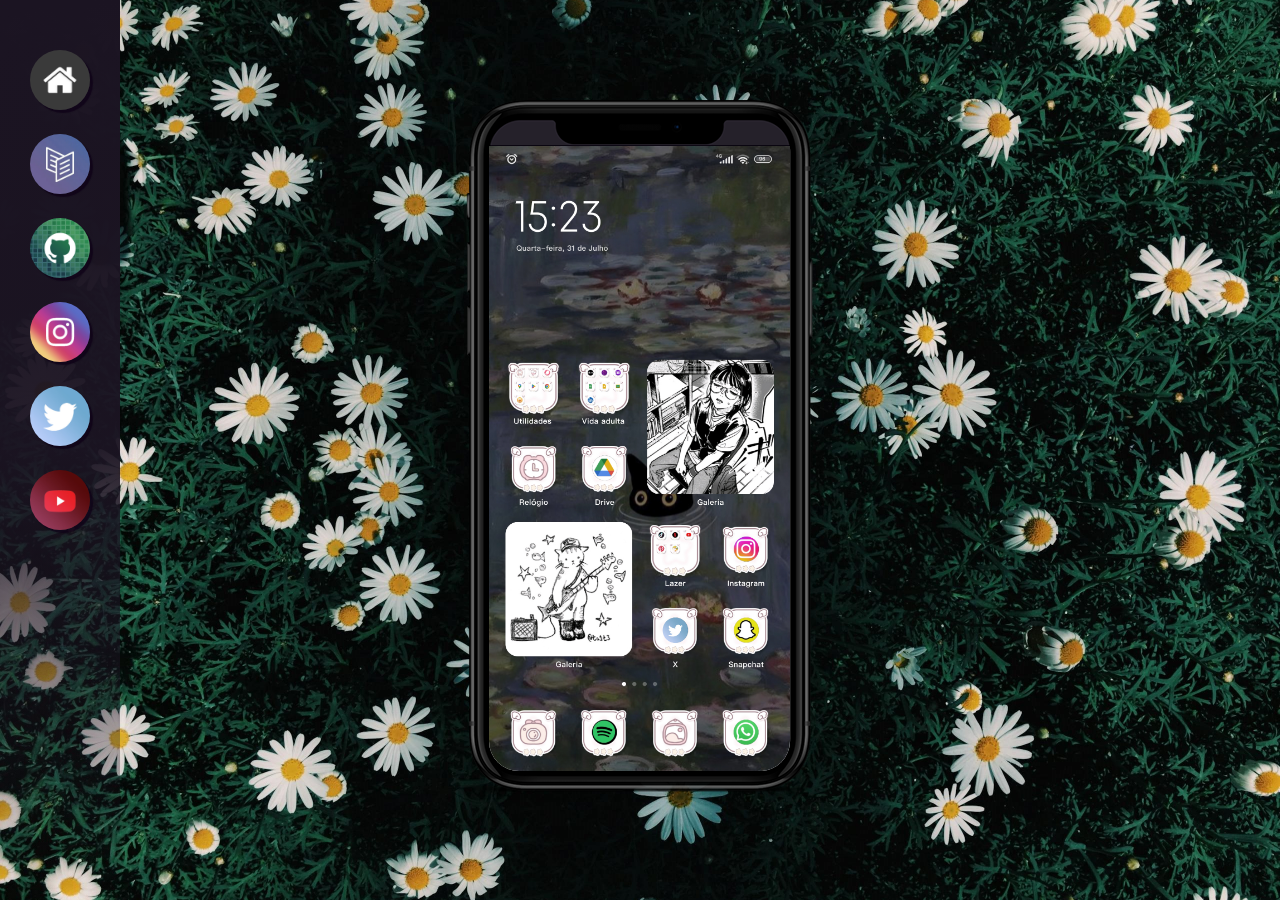
<file: index.html>
<!DOCTYPE html>
<html lang="pt-br">
<head>
    <meta charset="UTF-8">
    <meta name="viewport" content="width=device-width, initial-scale=1.0">
    <link rel="shortcut icon" href="favicon.ico" type="image/x-icon">
    <link rel="stylesheet" href="styles/style.css">
    <title>Projeto Redes Sociais</title>
</head>
<body>
    <main>
        <section id="phone">
            <iframe src="home.html" name="tela" id="tela" frameborder="0">
                Seu navegador não é compatível.
            </iframe>
        </section>
        <section id="botoes">
            <a href="home.html" target="tela"><img src="imgs/logo-home.jpg" alt="Home"></a><br>
            <a href="telas/portfolio.html" target="tela"><img src="imgs/logo-carrd.jpg" alt="Portfólio"></a><br>
            <a href="telas/github.html" target="tela"><img src="imgs/logo-github.jpg" alt="Github"></a><br>
            <a href="telas/instagram.html" target="tela"><img src="imgs/logo-instagram.jpg" alt="Instagram"></a><br>
            <a href="telas/twitter.html" target="tela"><img src="imgs/logo-twitter.jpg" alt="Twitter"></a><br>
            <a href="telas/youtube.html" target="tela"><img src="imgs/logo-youtube.jpg" alt="Youtube"></a>
        </section>
    </main>
</body>
</html>
</file>
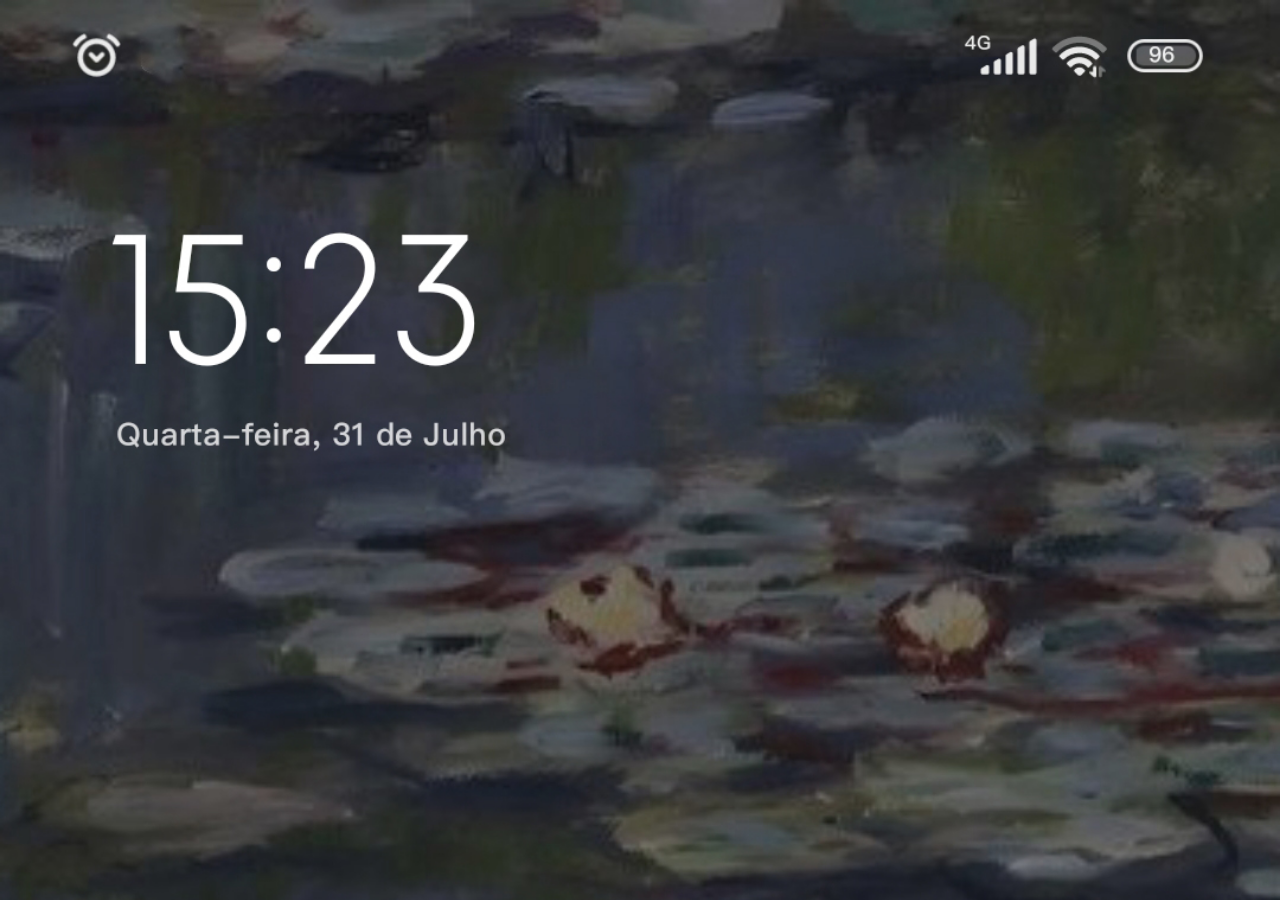
<file: home.html>
<!DOCTYPE html>
<html lang="pt-br">
<head>
    <meta charset="UTF-8">
    <meta name="viewport" content="width=device-width, initial-scale=1.0">
    <title>Home</title>
</head>
<style>
    * {
        margin: 0px;
        padding: 0px;
    }

    body {
        height: 100vh;
        width: 100vw;
        background: #ffffff url('imgs/tela-home.jpg') no-repeat top center fixed;
        background-size: cover;
    }
</style>
<body>
    
</body>
</html>
</file>
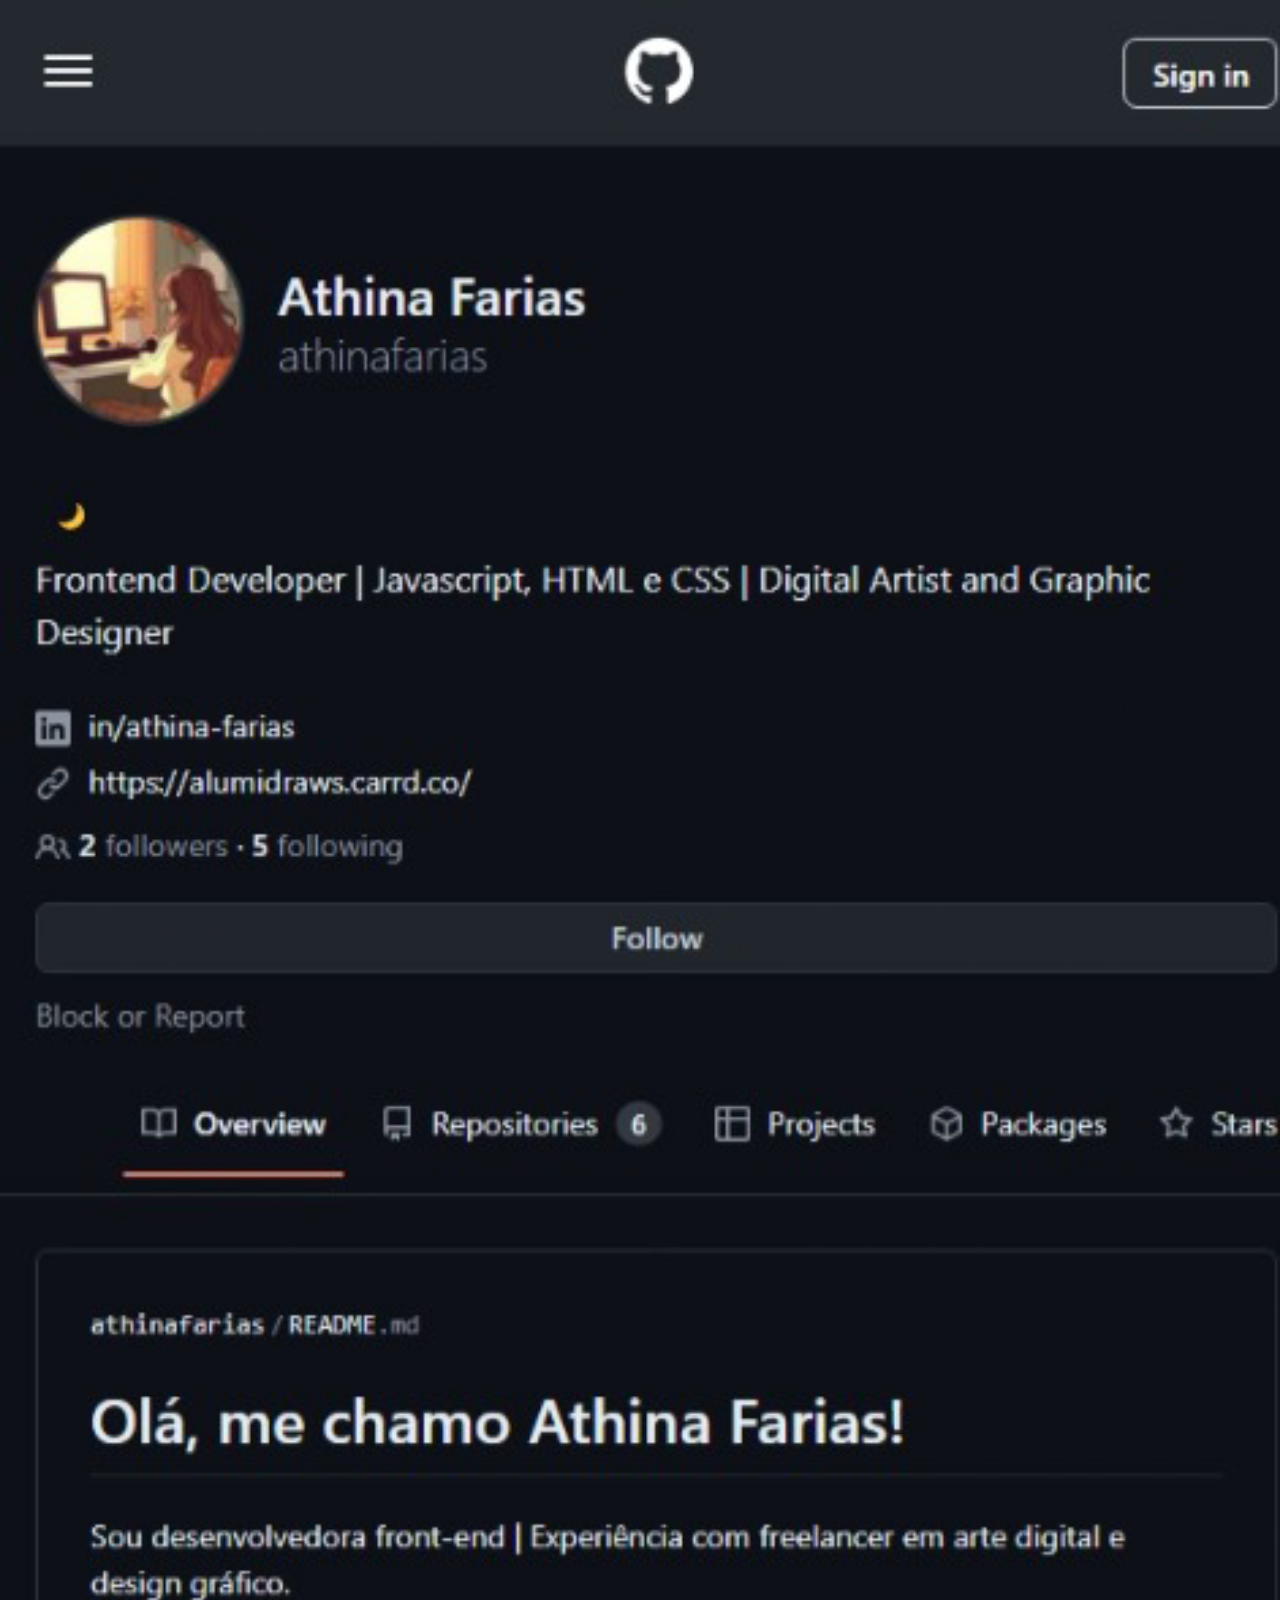
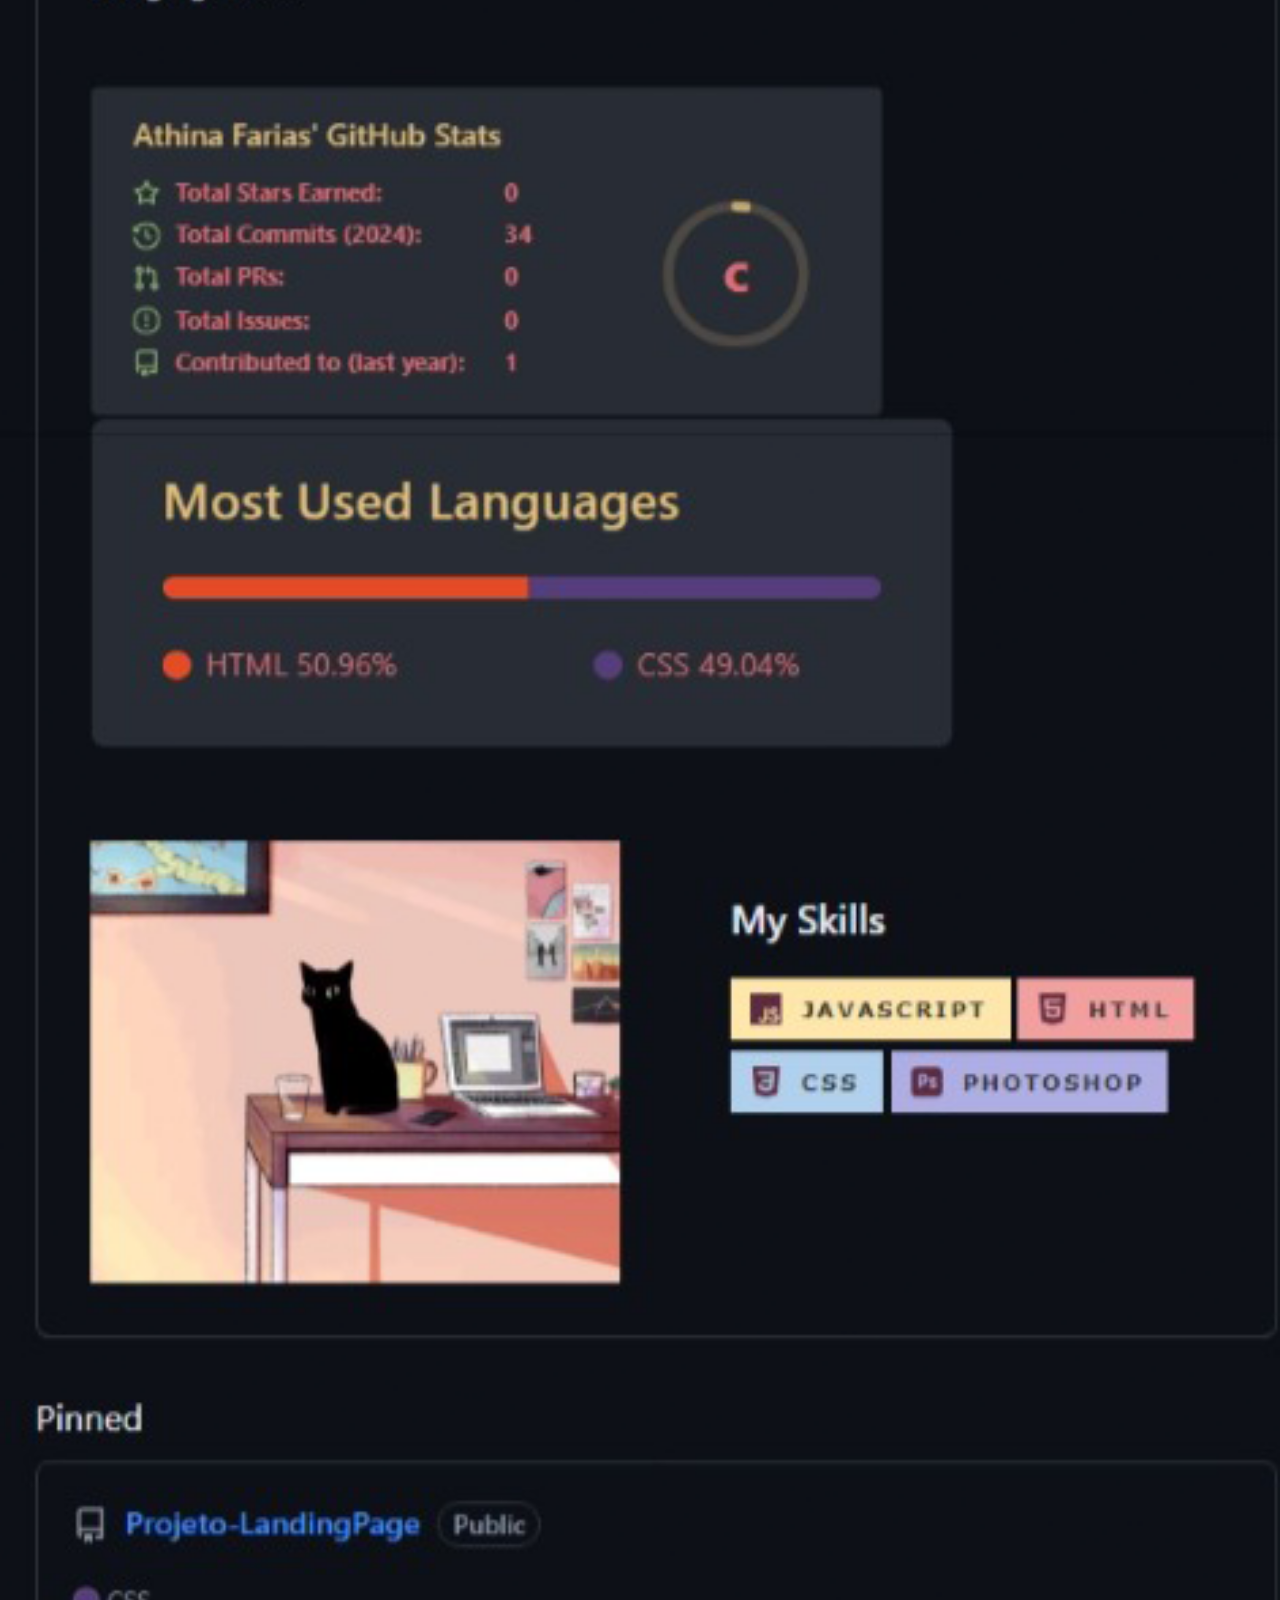
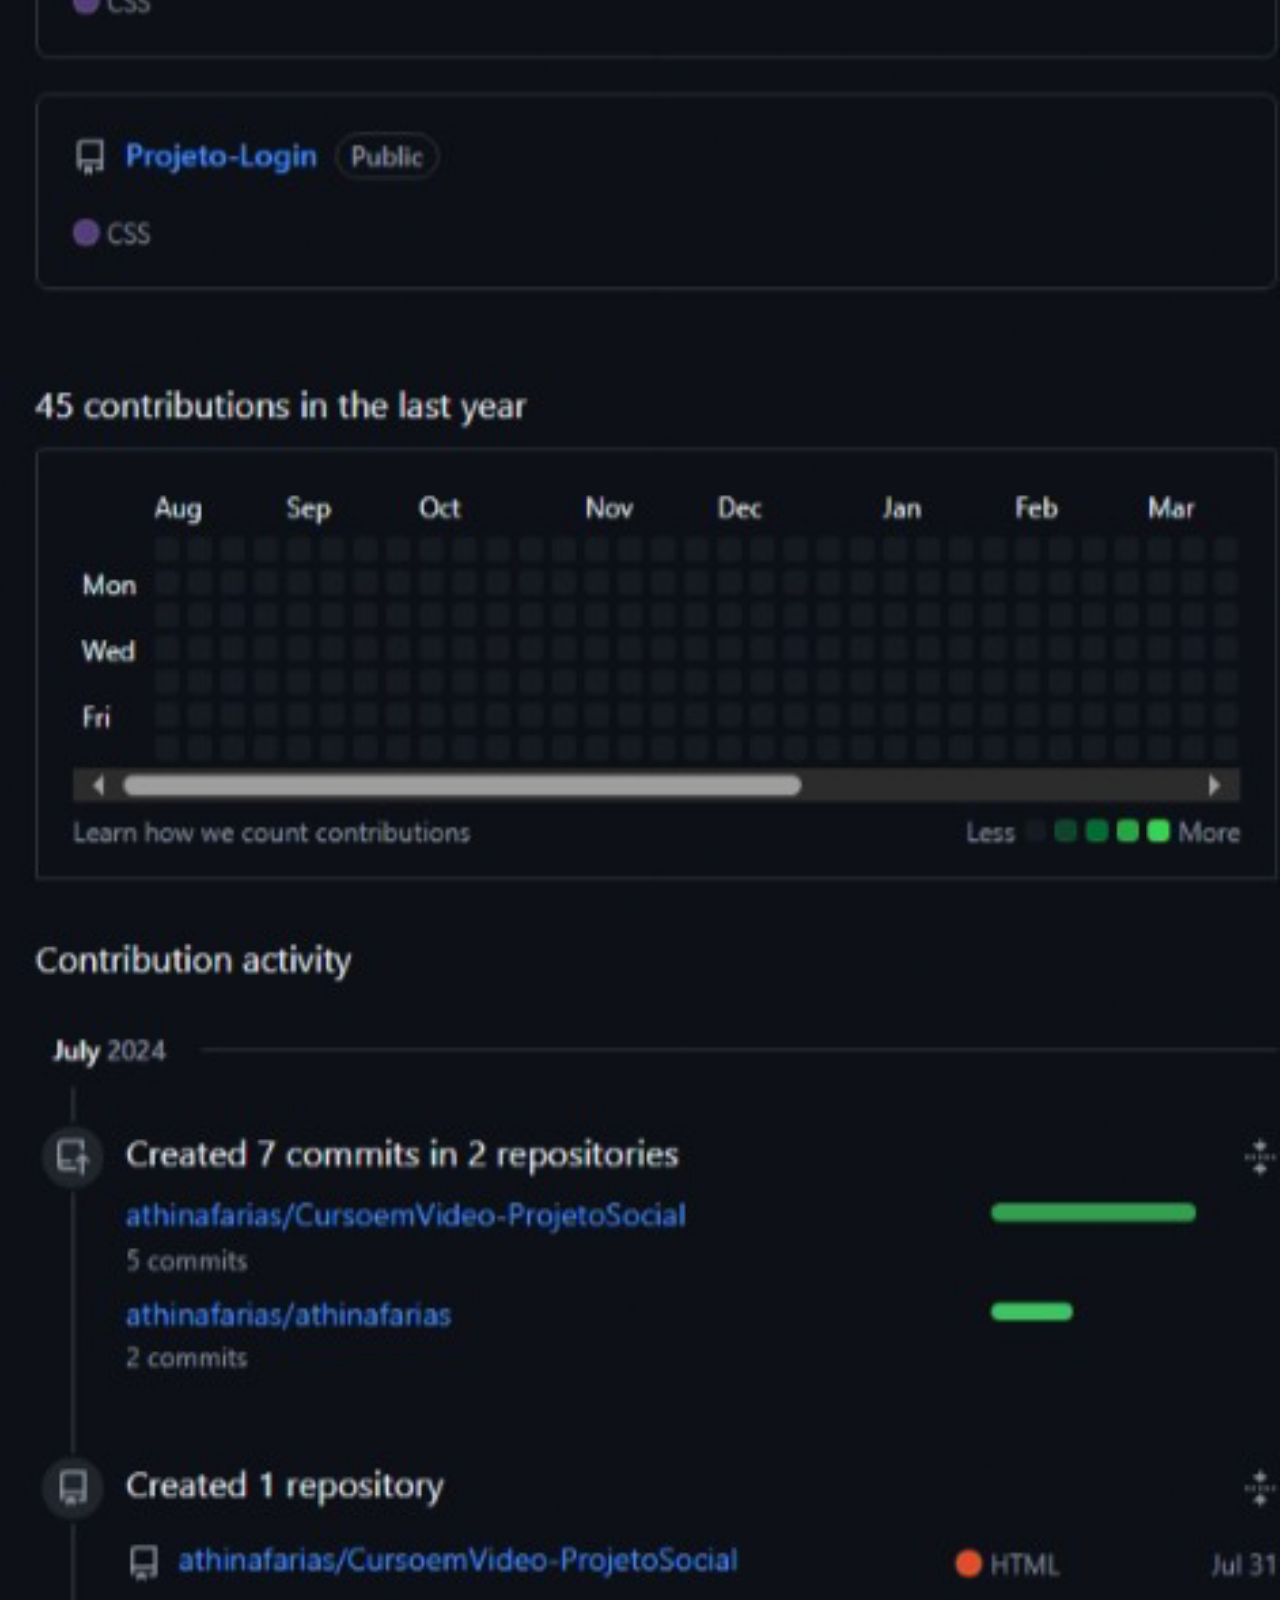
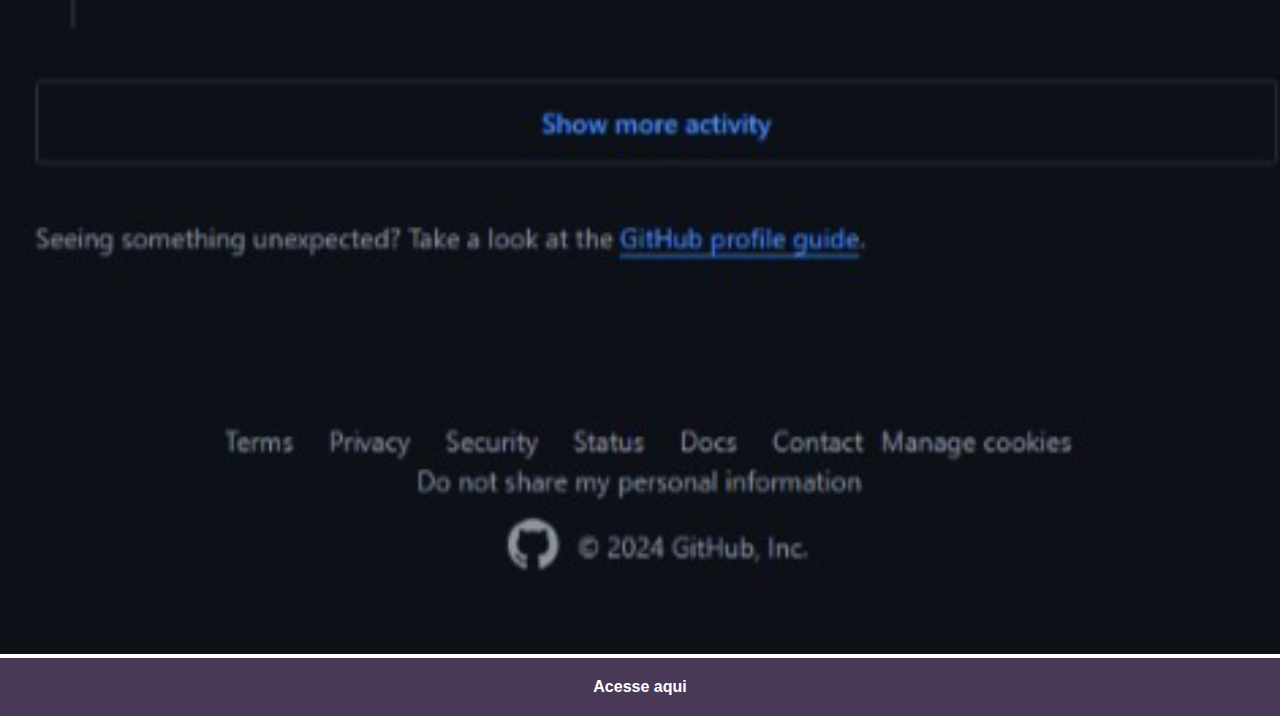
<file: telas/github.html>
<!DOCTYPE html>
<html lang="pt-br">
<head>
    <meta charset="UTF-8">
    <meta name="viewport" content="width=device-width, initial-scale=1.0">
    <title>Github</title>
    <link rel="stylesheet" href="../styles/socials.css">
</head>
<body>
    <img src="../imgs/tela-github.png" alt="Github">
    <a href="https://github.com/athinafarias" target="_blank">Acesse aqui</a>
</body>
</html>
</file>
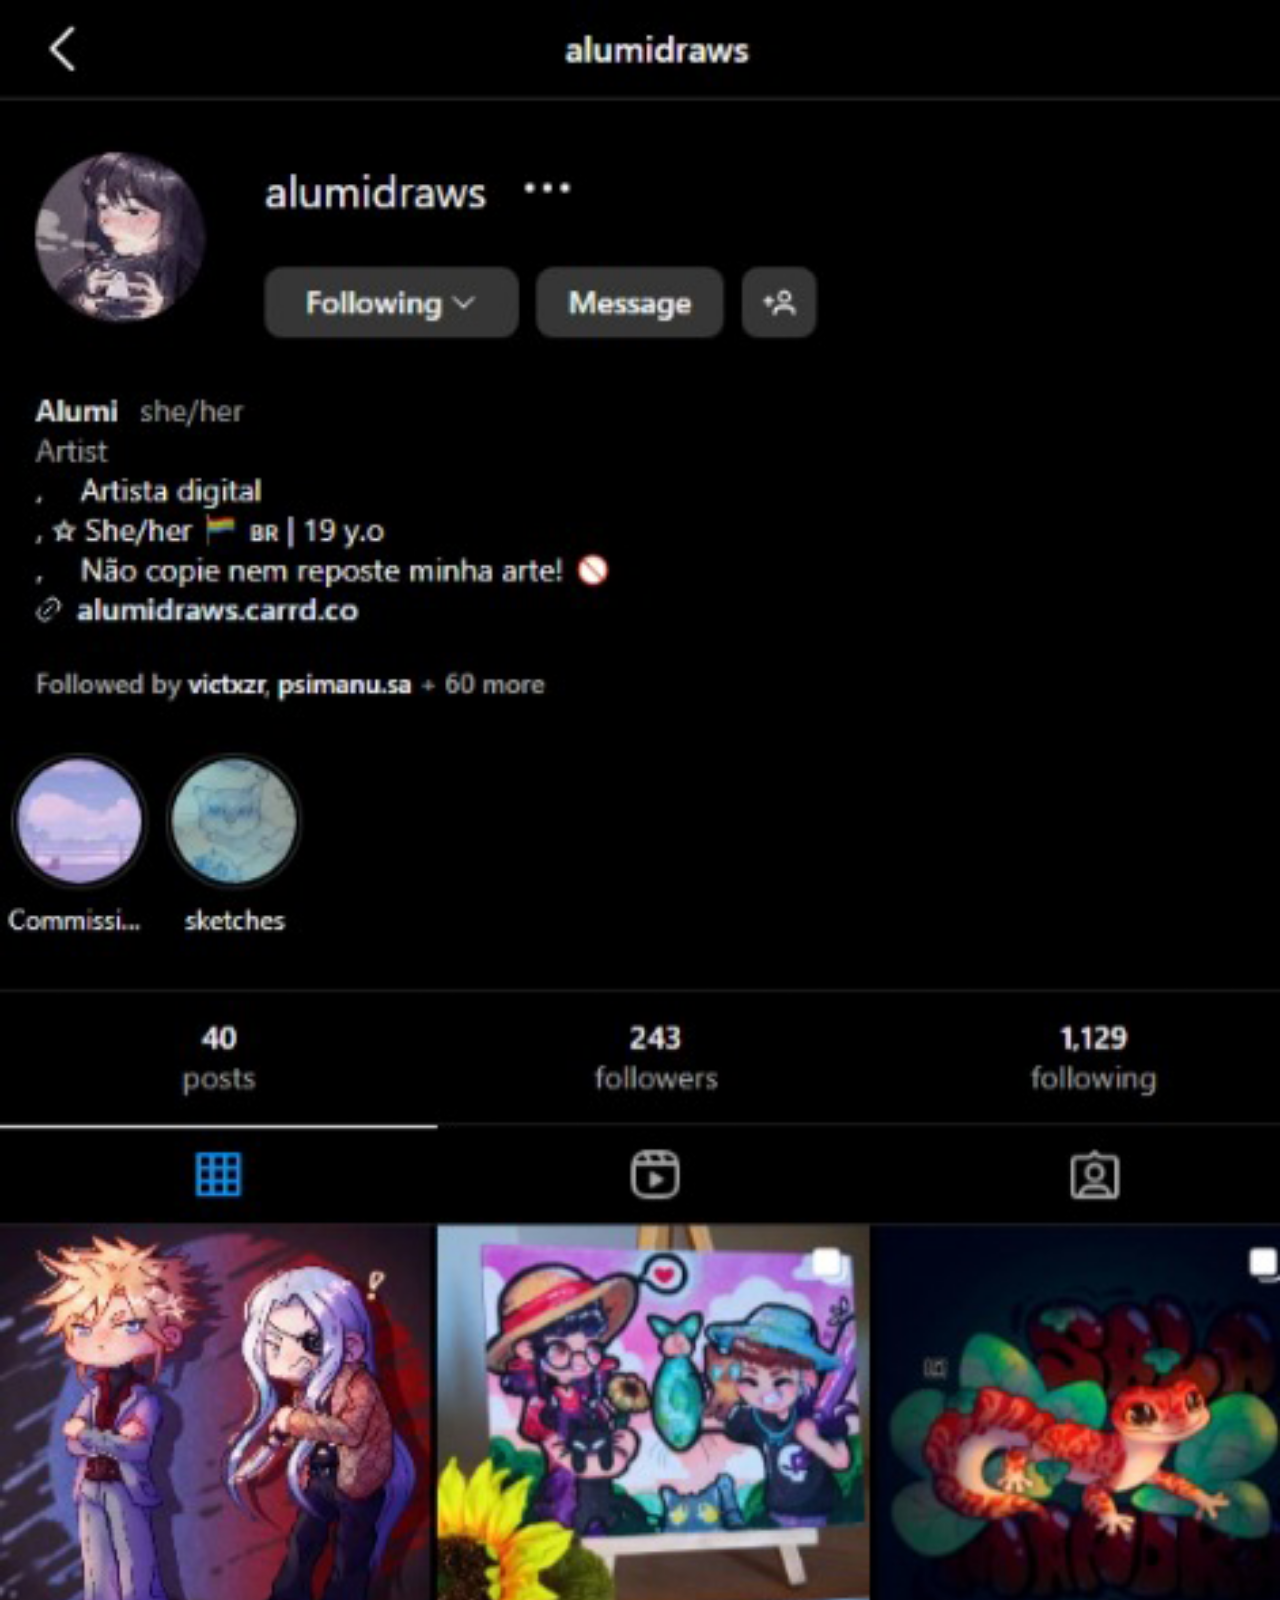
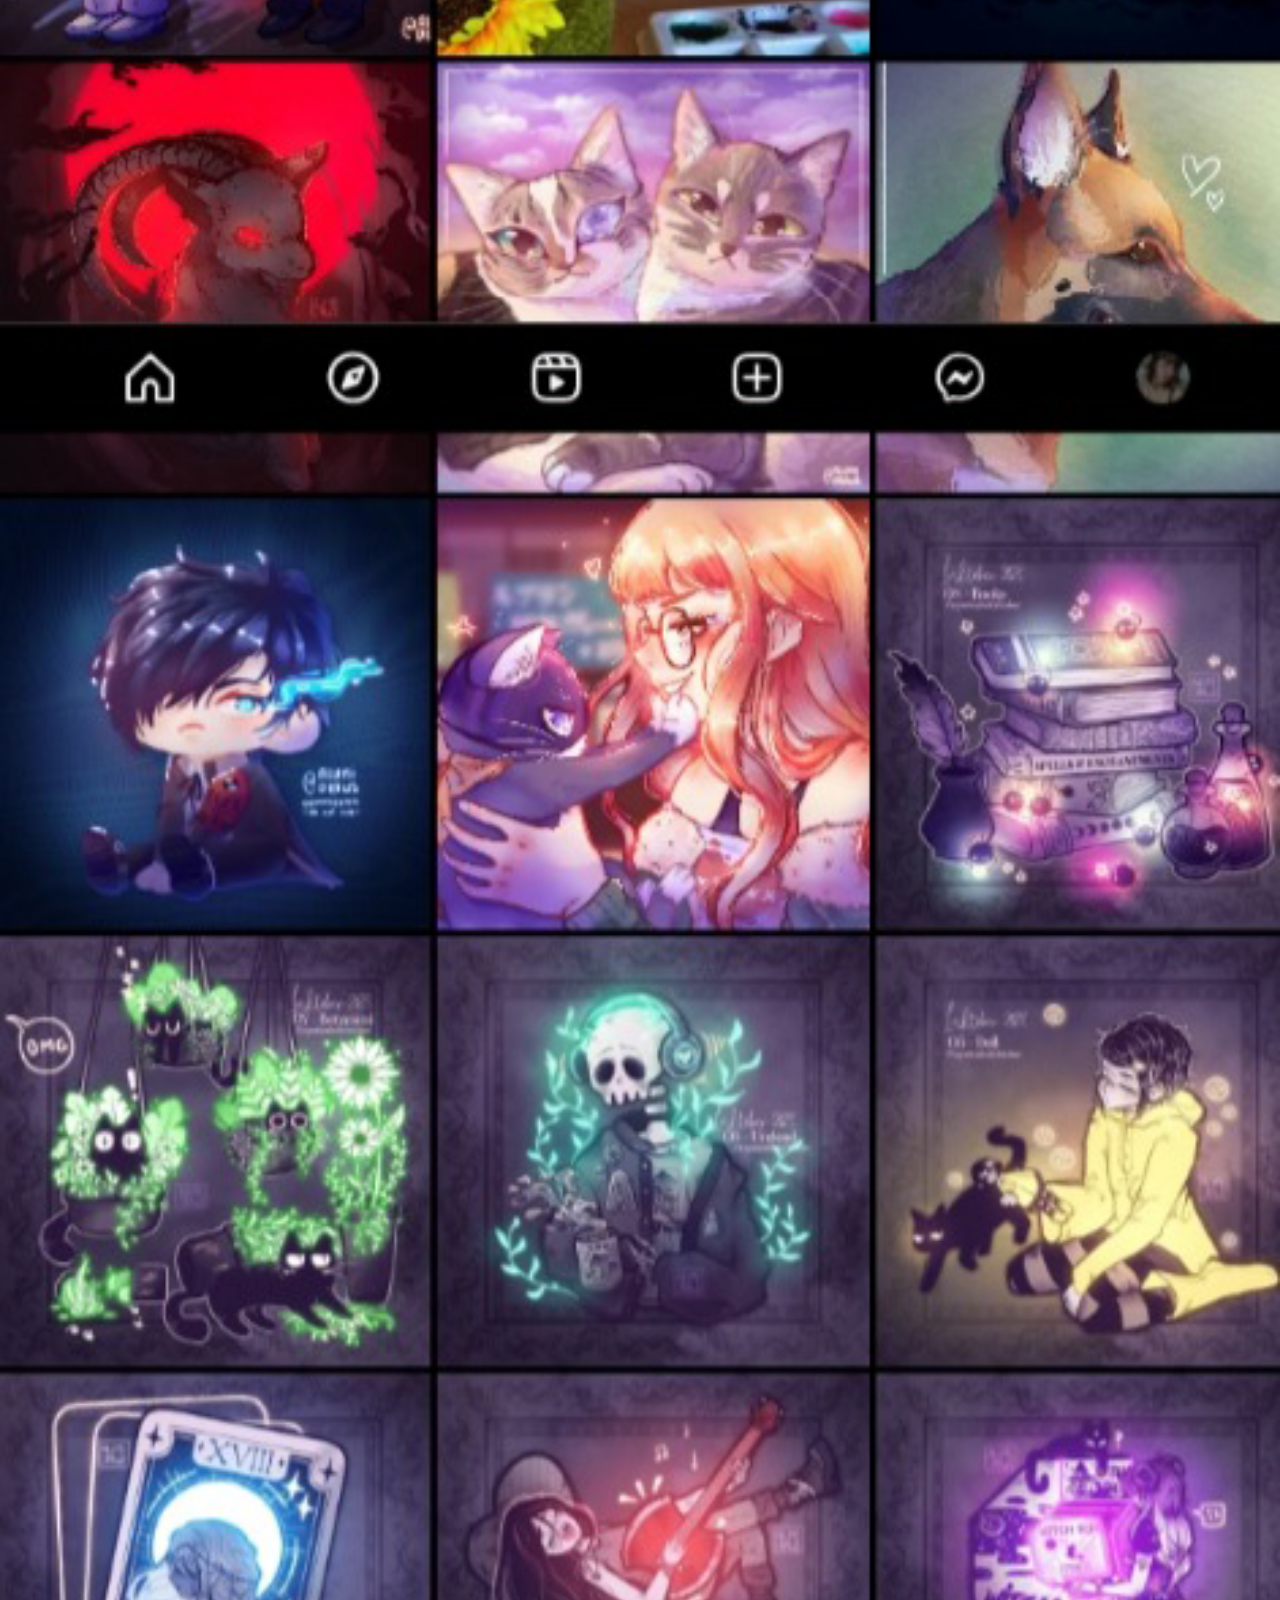
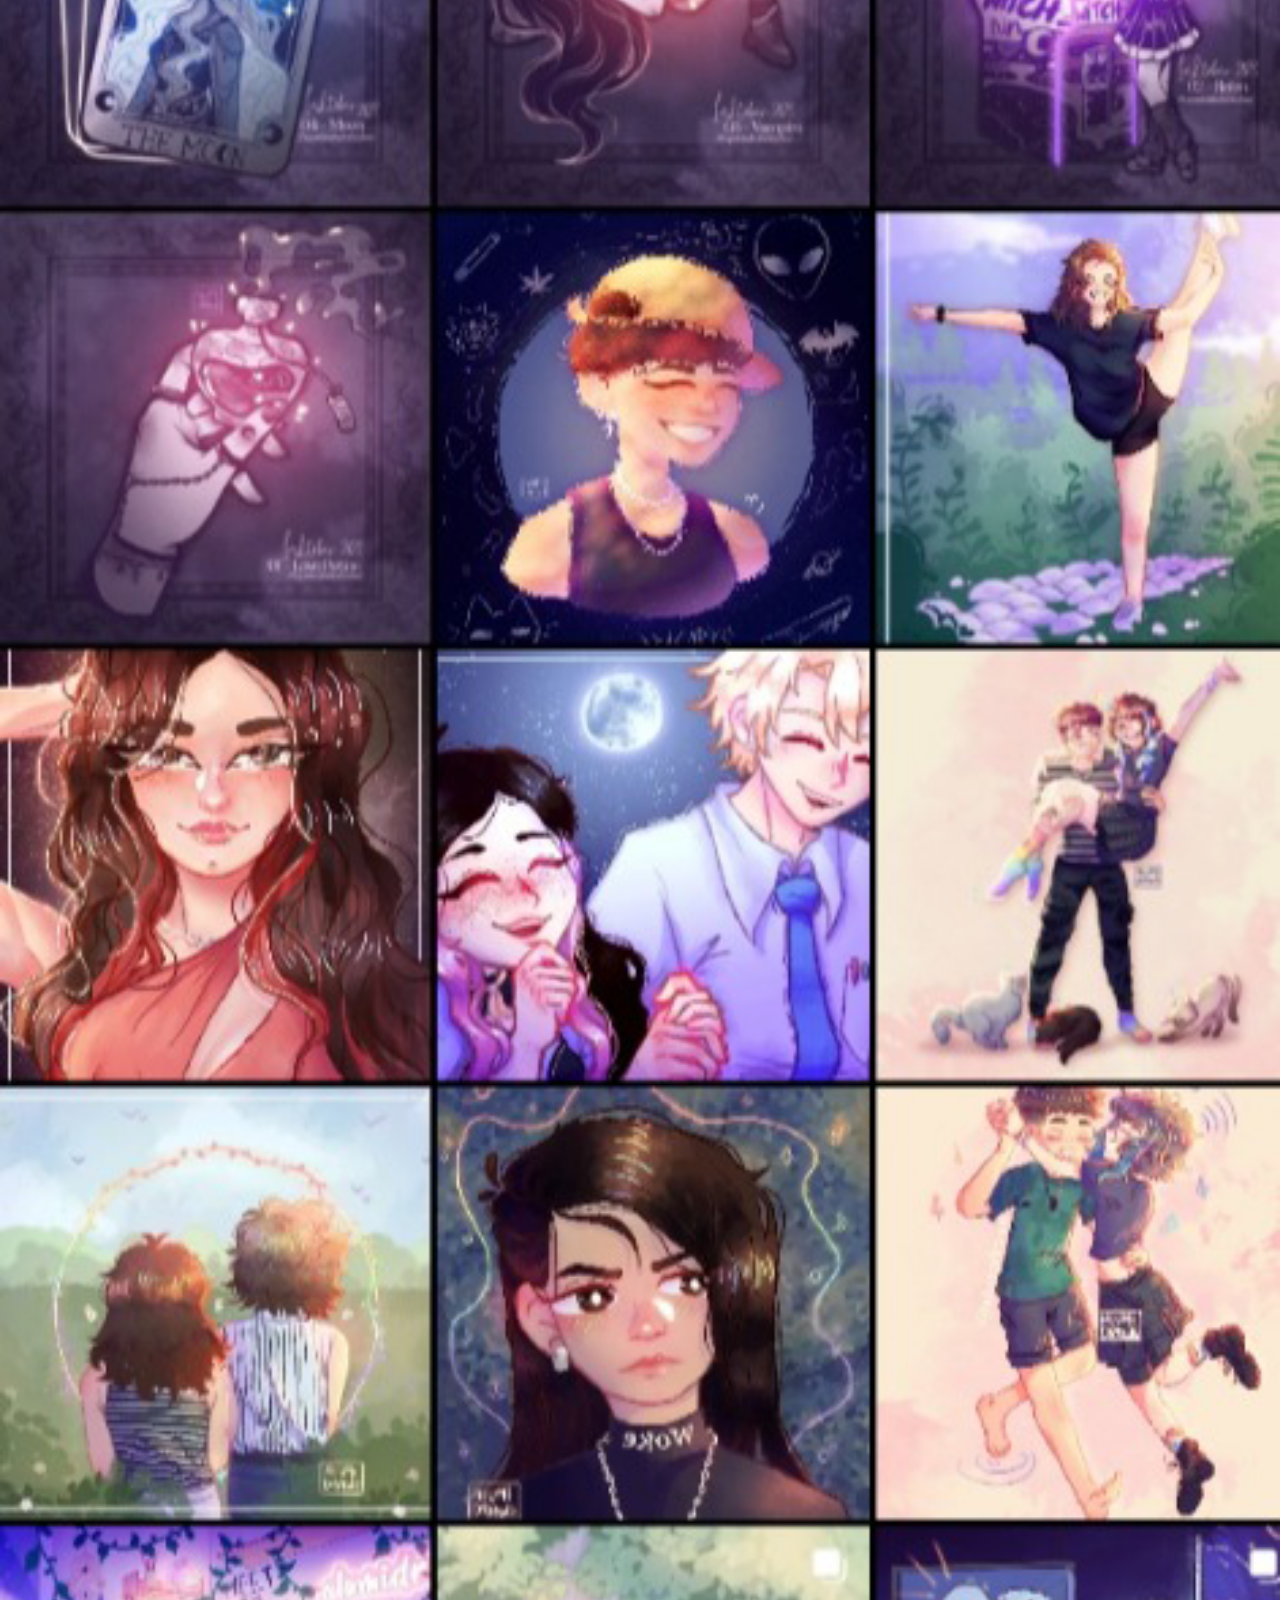
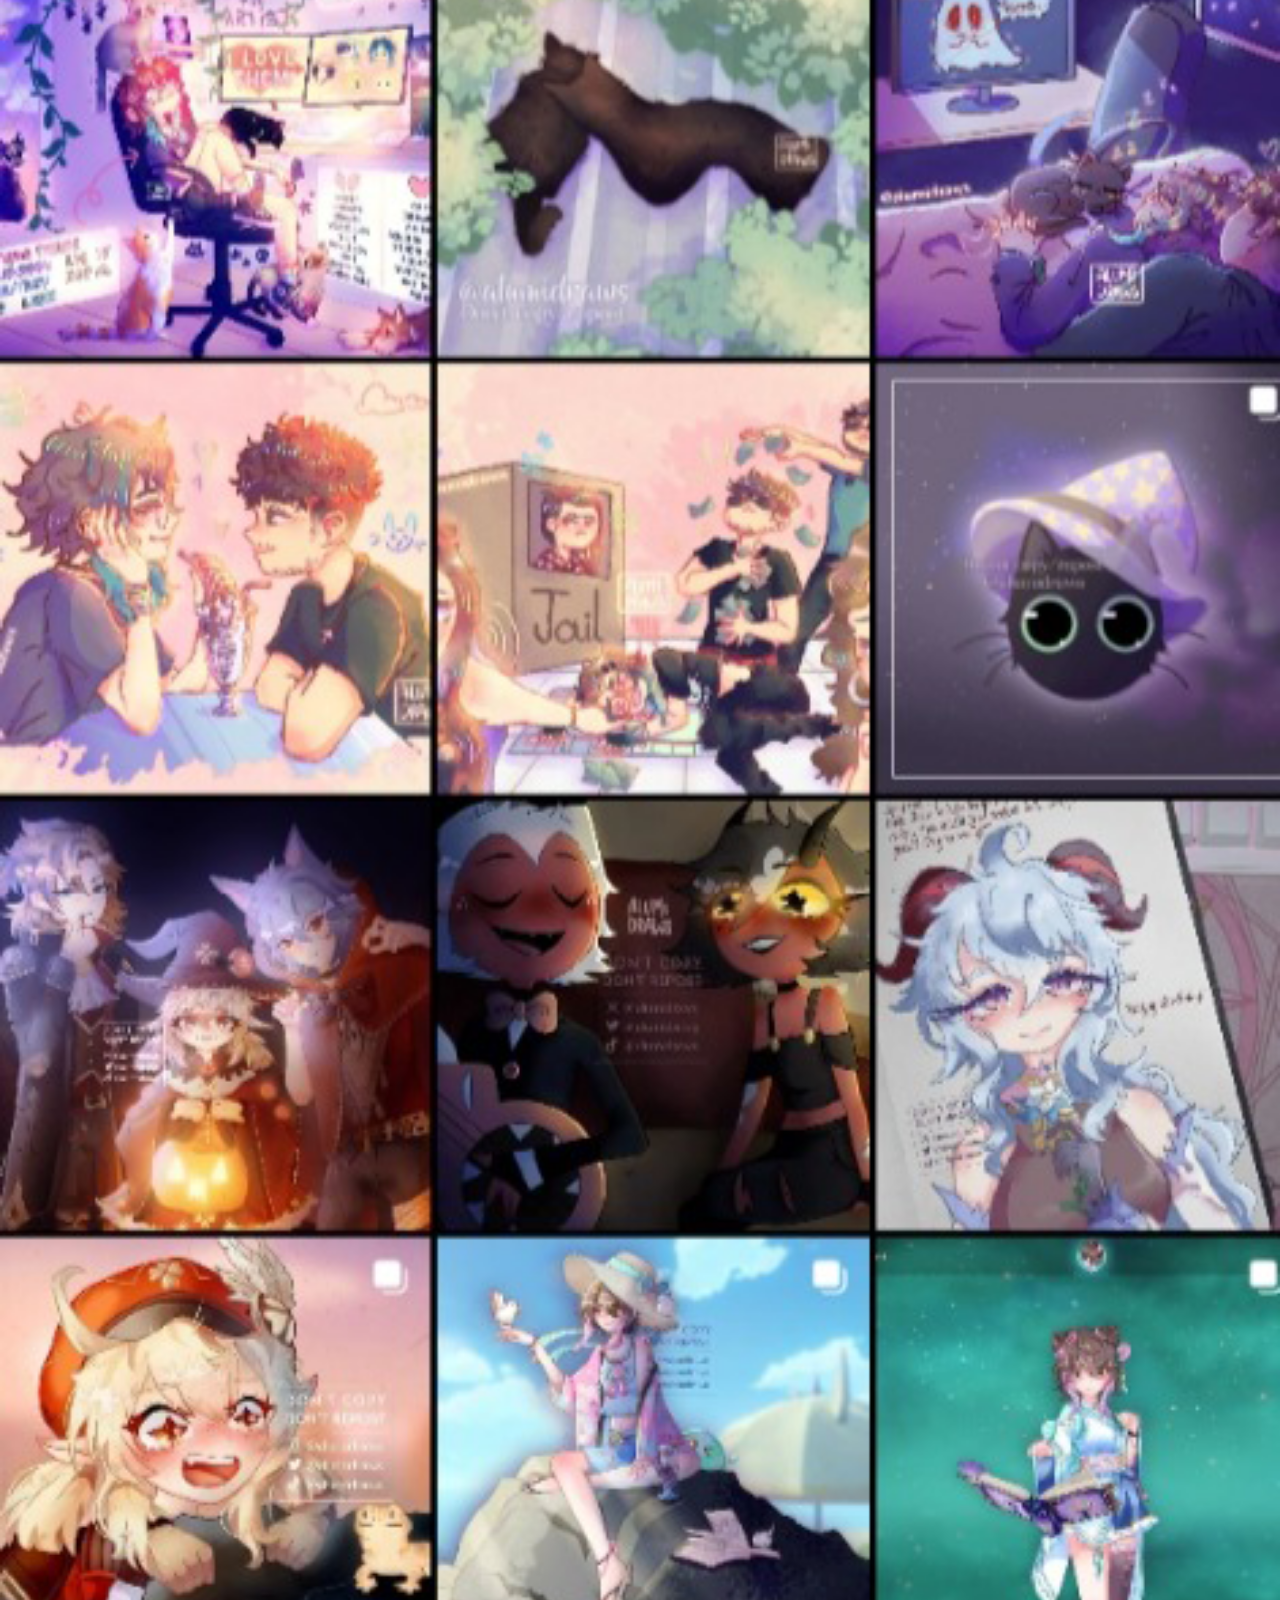
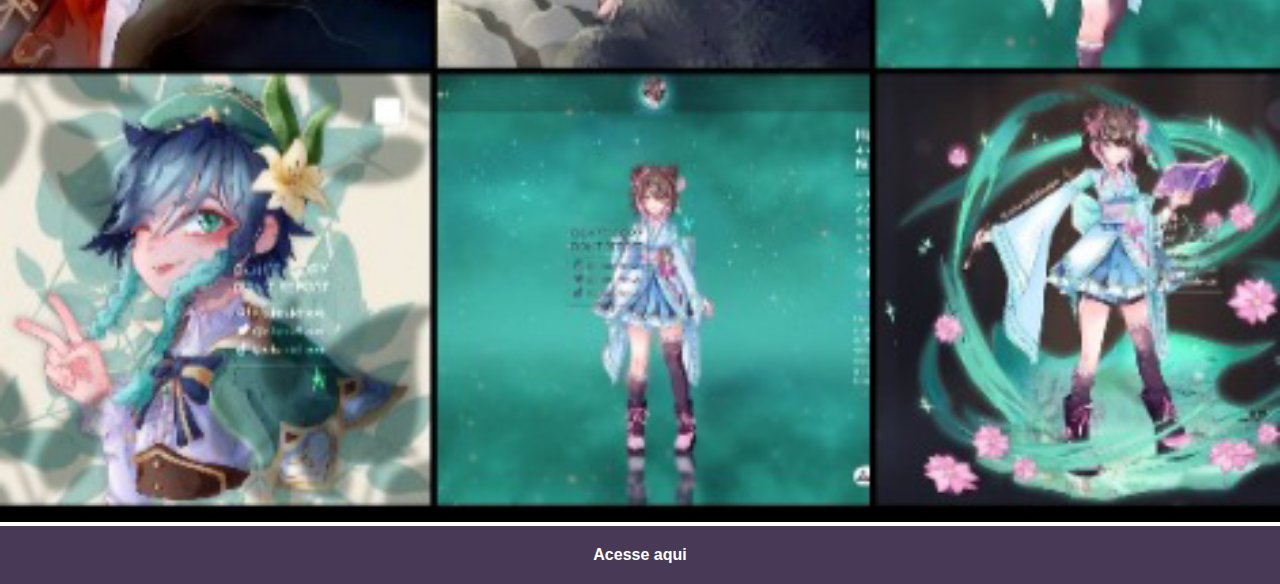
<file: telas/instagram.html>
<!DOCTYPE html>
<html lang="pt-br">
<head>
    <meta charset="UTF-8">
    <meta name="viewport" content="width=device-width, initial-scale=1.0">
    <title>Instagram</title>
    <link rel="stylesheet" href="../styles/socials.css">
</head>
<body>
    <img src="../imgs/tela-instagram.png" alt="Instagram">
    <a href="https://www.instagram.com/alumidraws/" target="_blank">Acesse aqui</a>
</body>
</html>
</file>
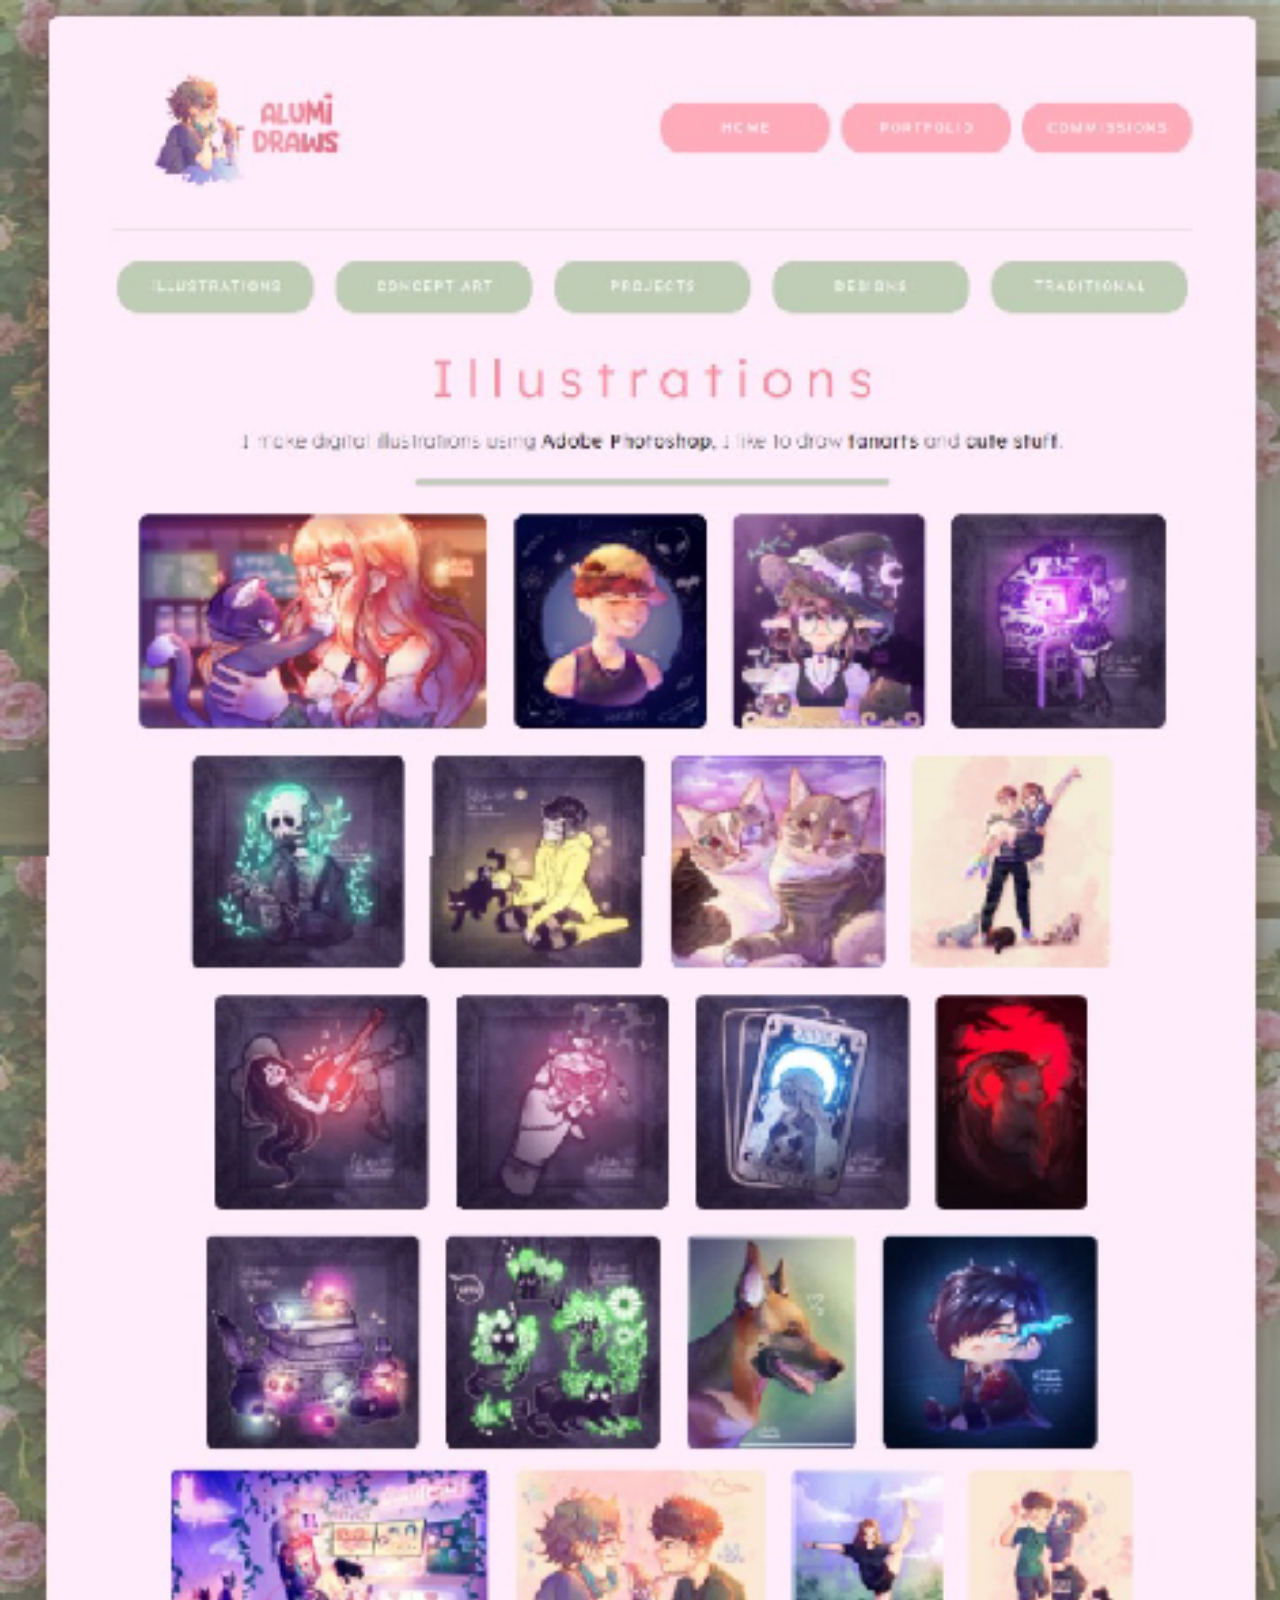
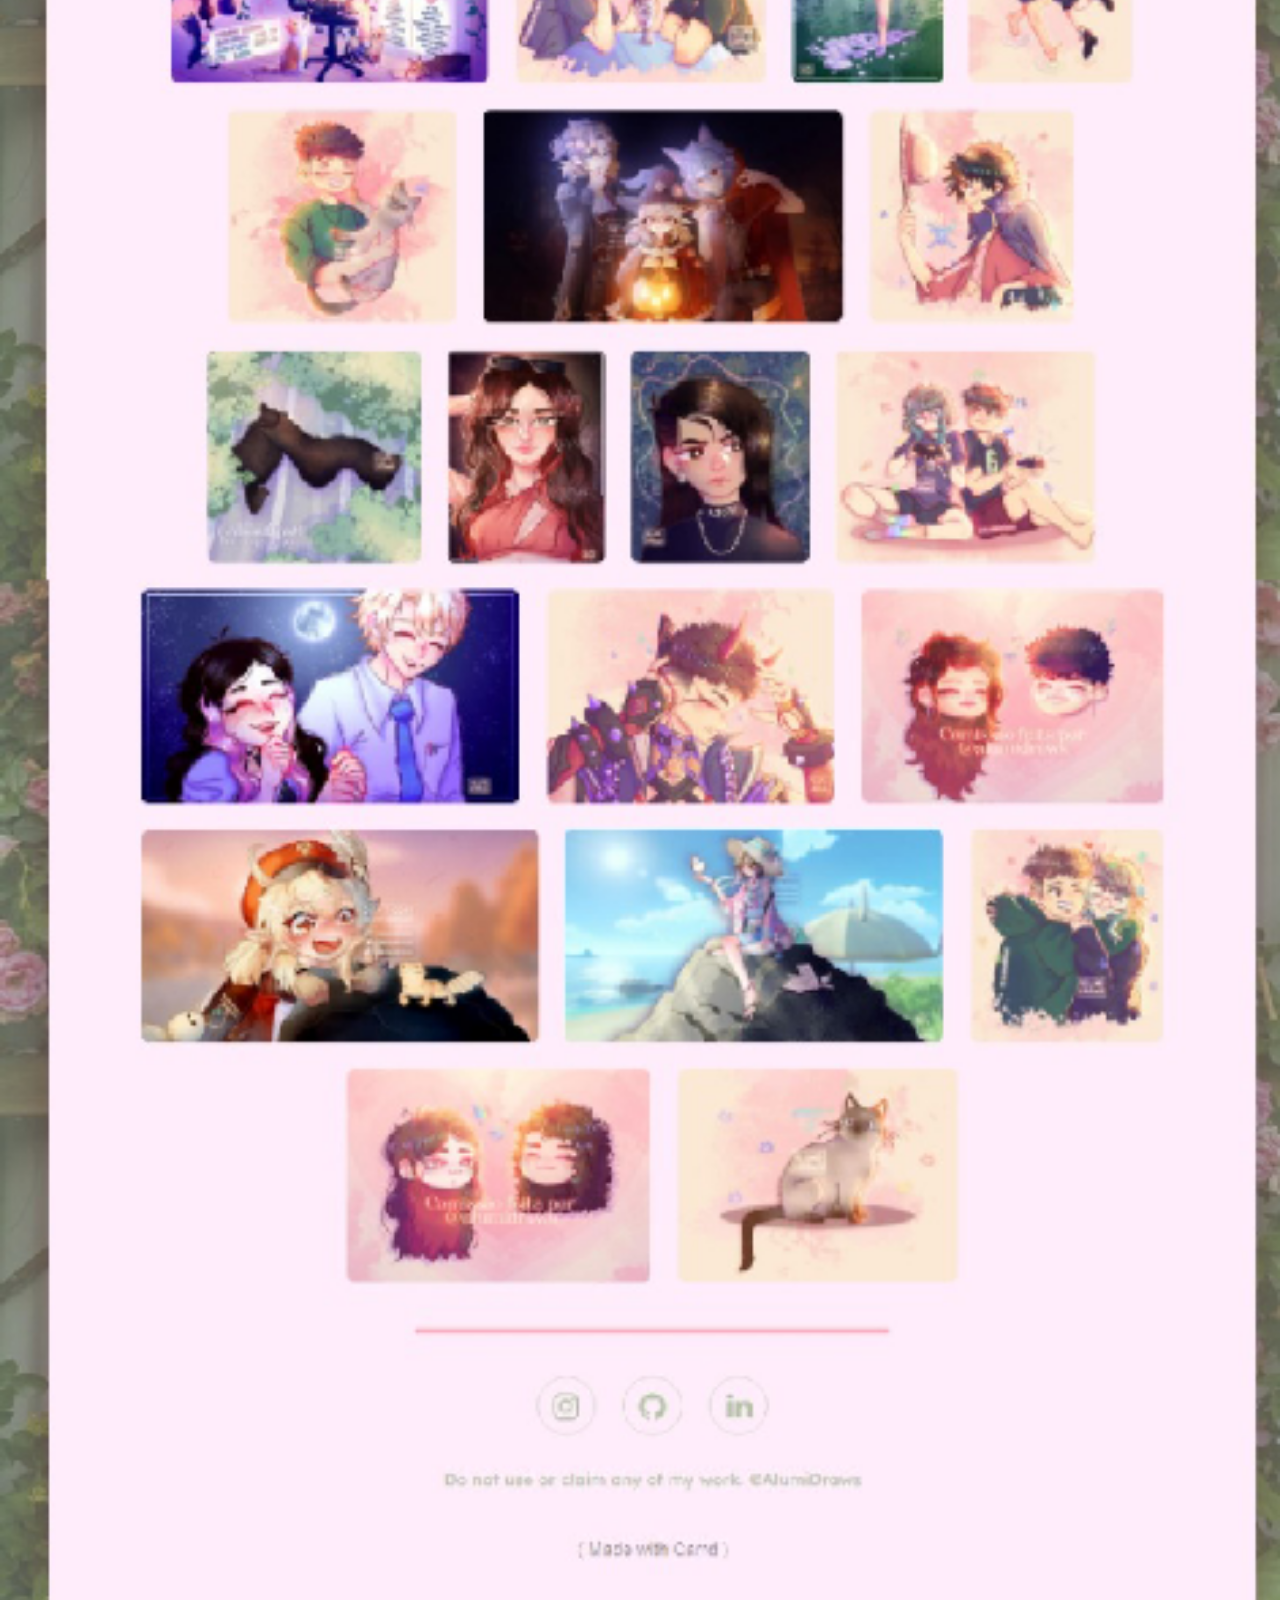
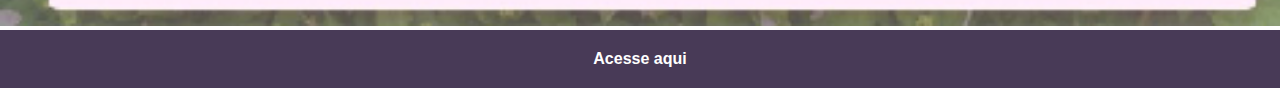
<file: telas/portfolio.html>
<!DOCTYPE html>
<html lang="pt-br">
<head>
    <meta charset="UTF-8">
    <meta name="viewport" content="width=device-width, initial-scale=1.0">
    <title>Portfolio</title>
    <link rel="stylesheet" href="../styles/socials.css">
</head>
<body>
    <img src="../imgs/tela-portfolio.png" alt="Portfólio">
    <a href="https://alumidrawsportfolio.carrd.co/#illustrations" target="_blank">Acesse aqui</a>
</body>
</html>
</file>
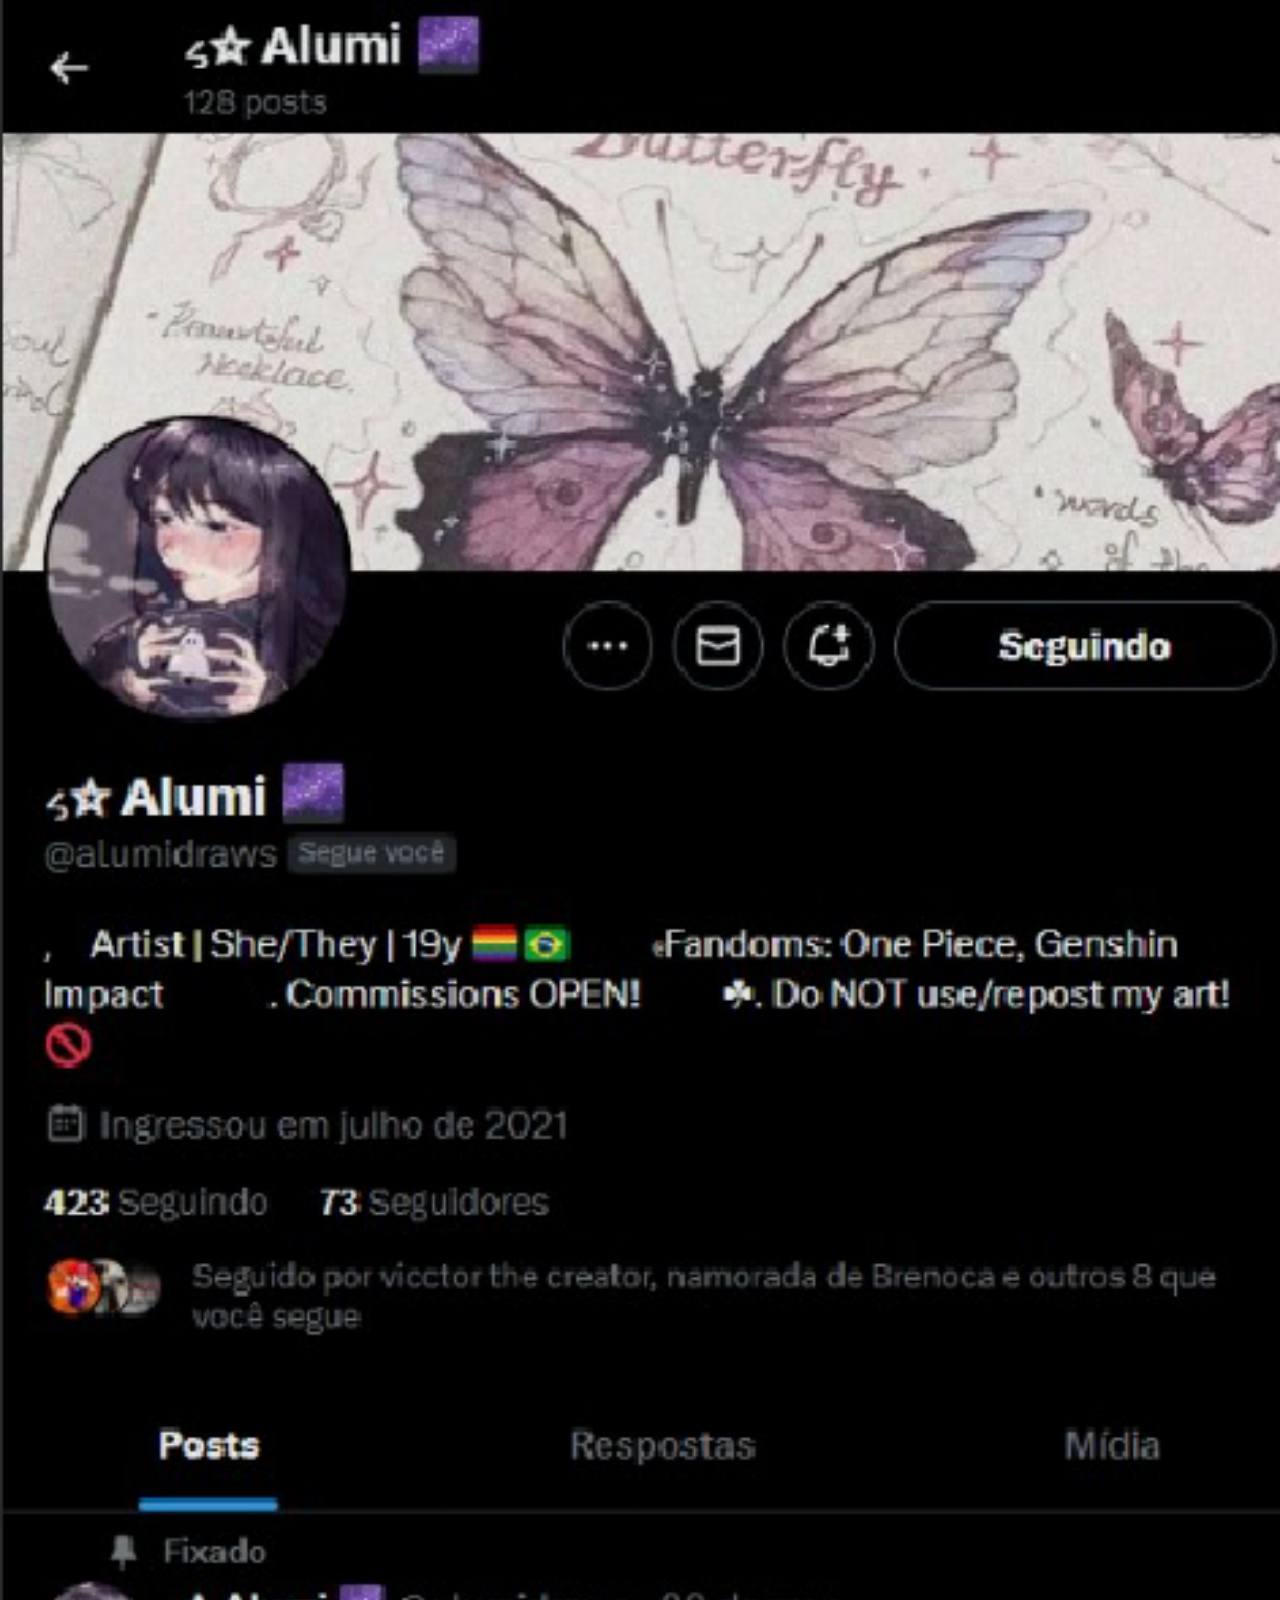
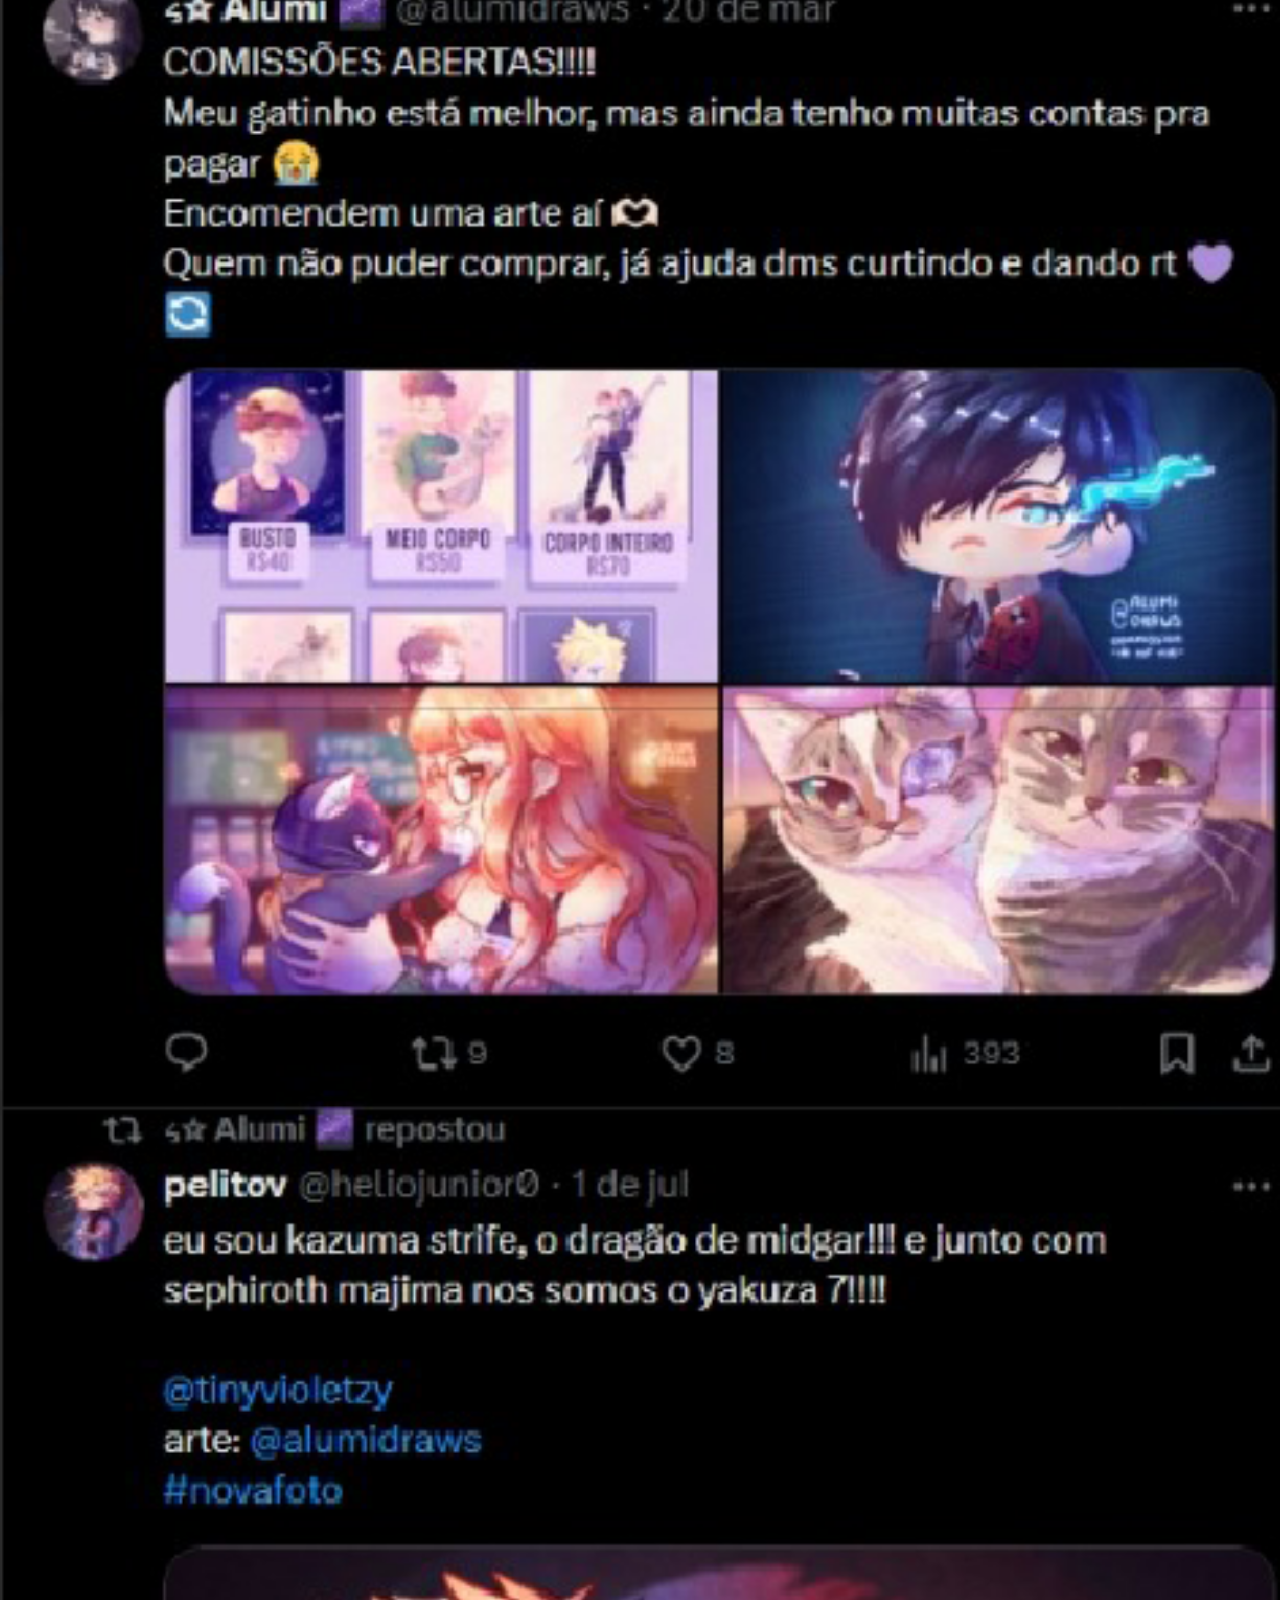
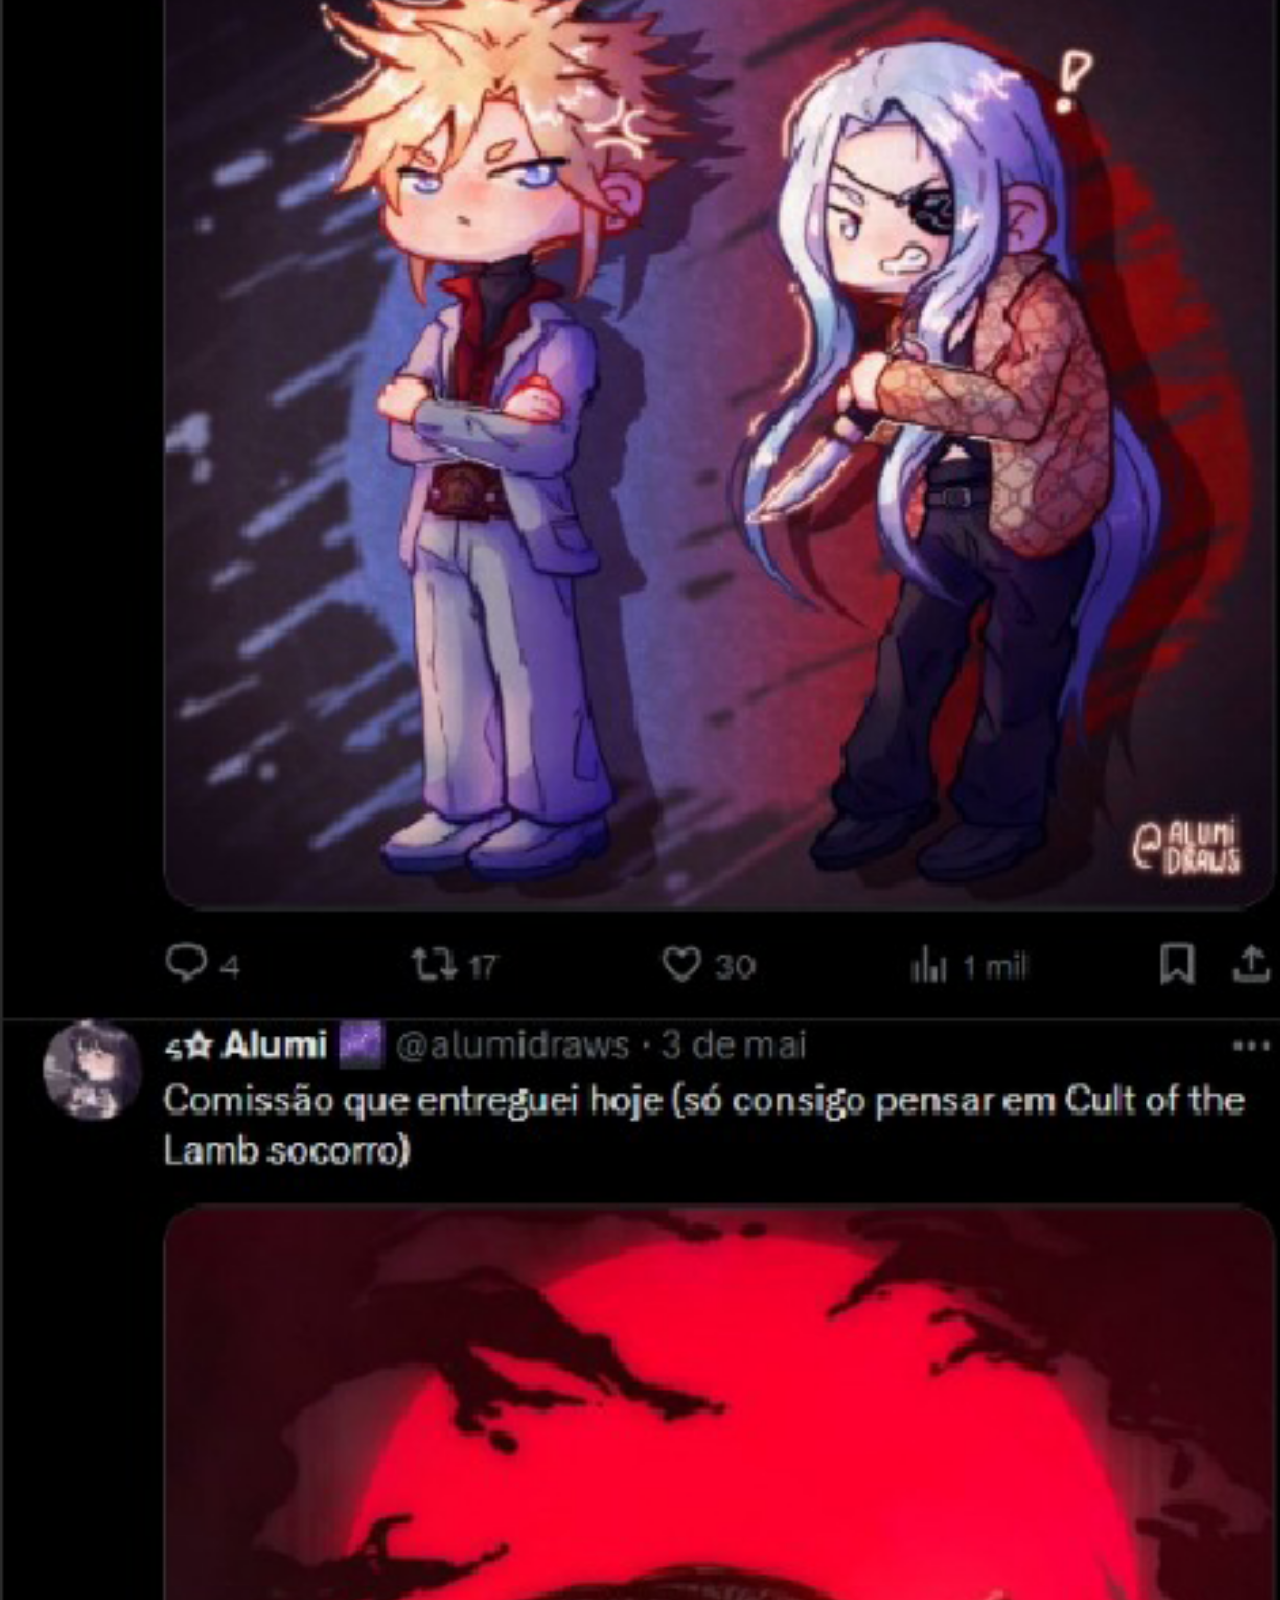
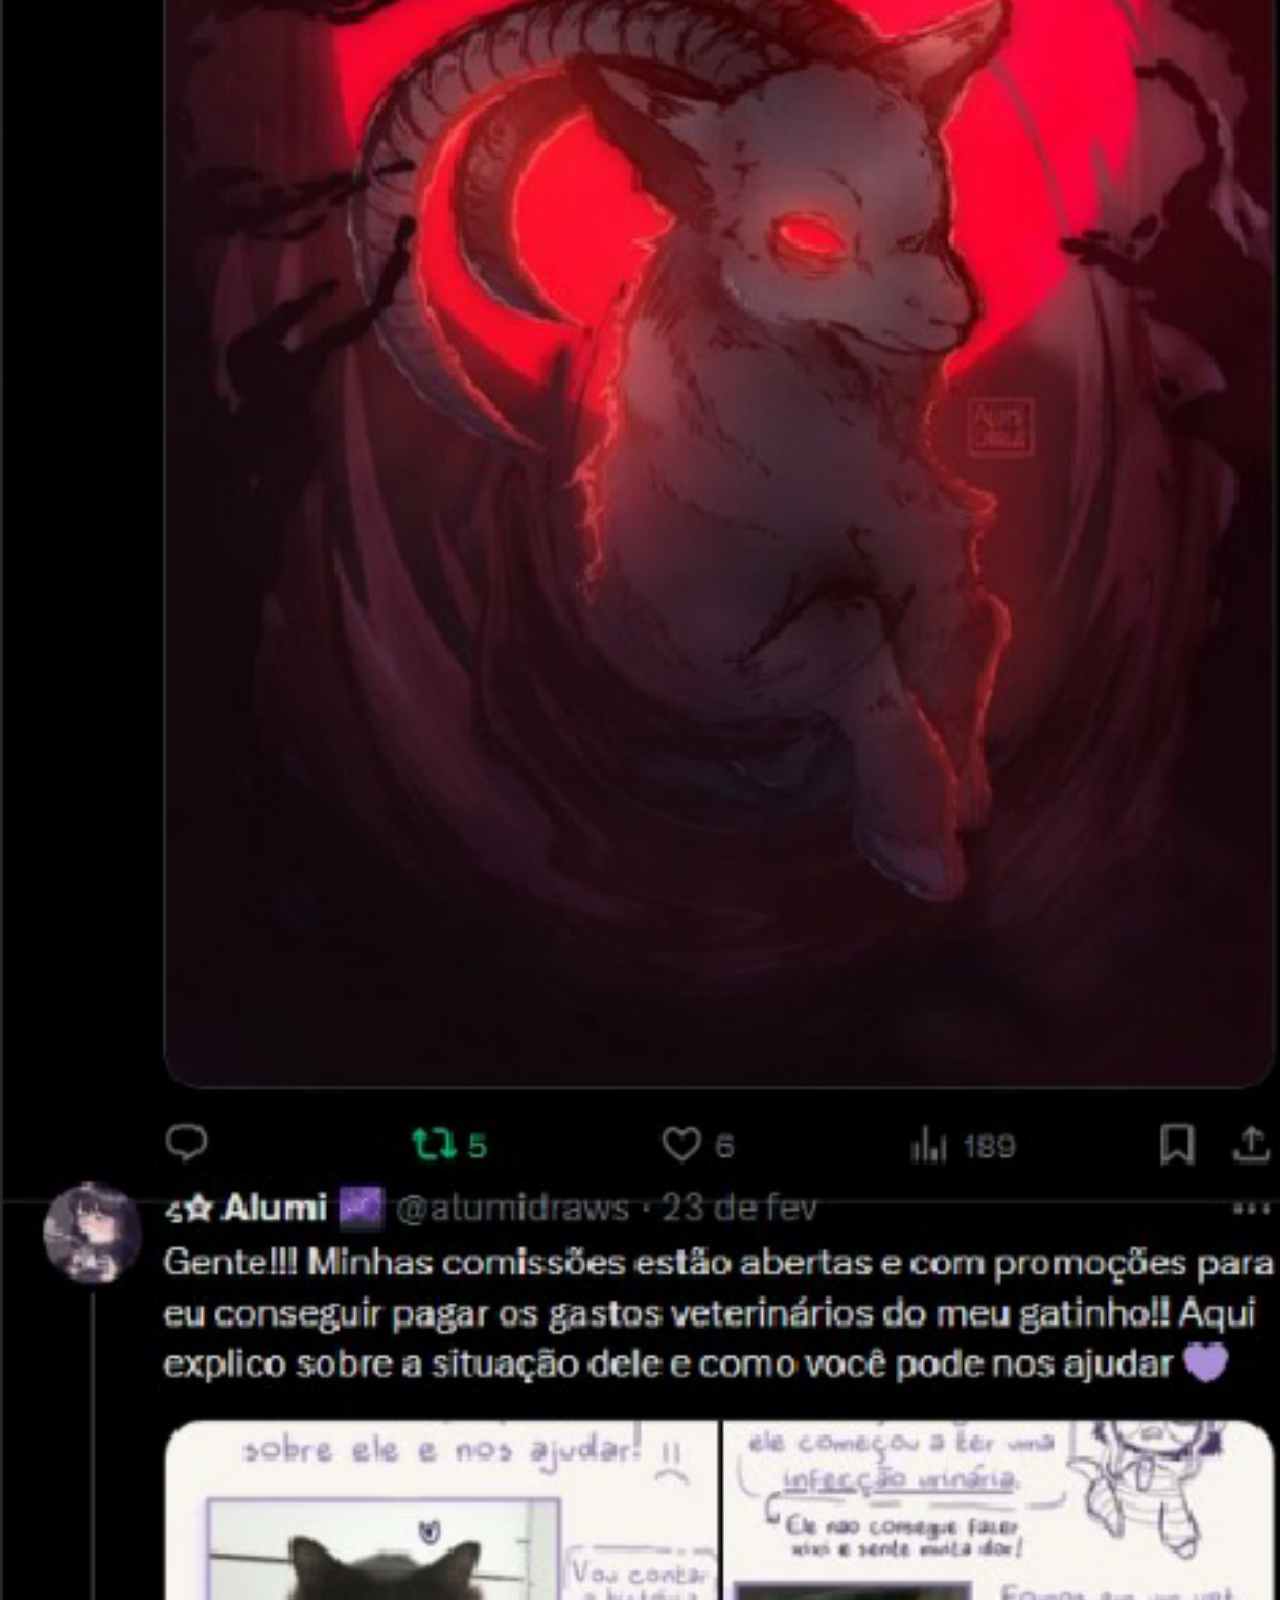
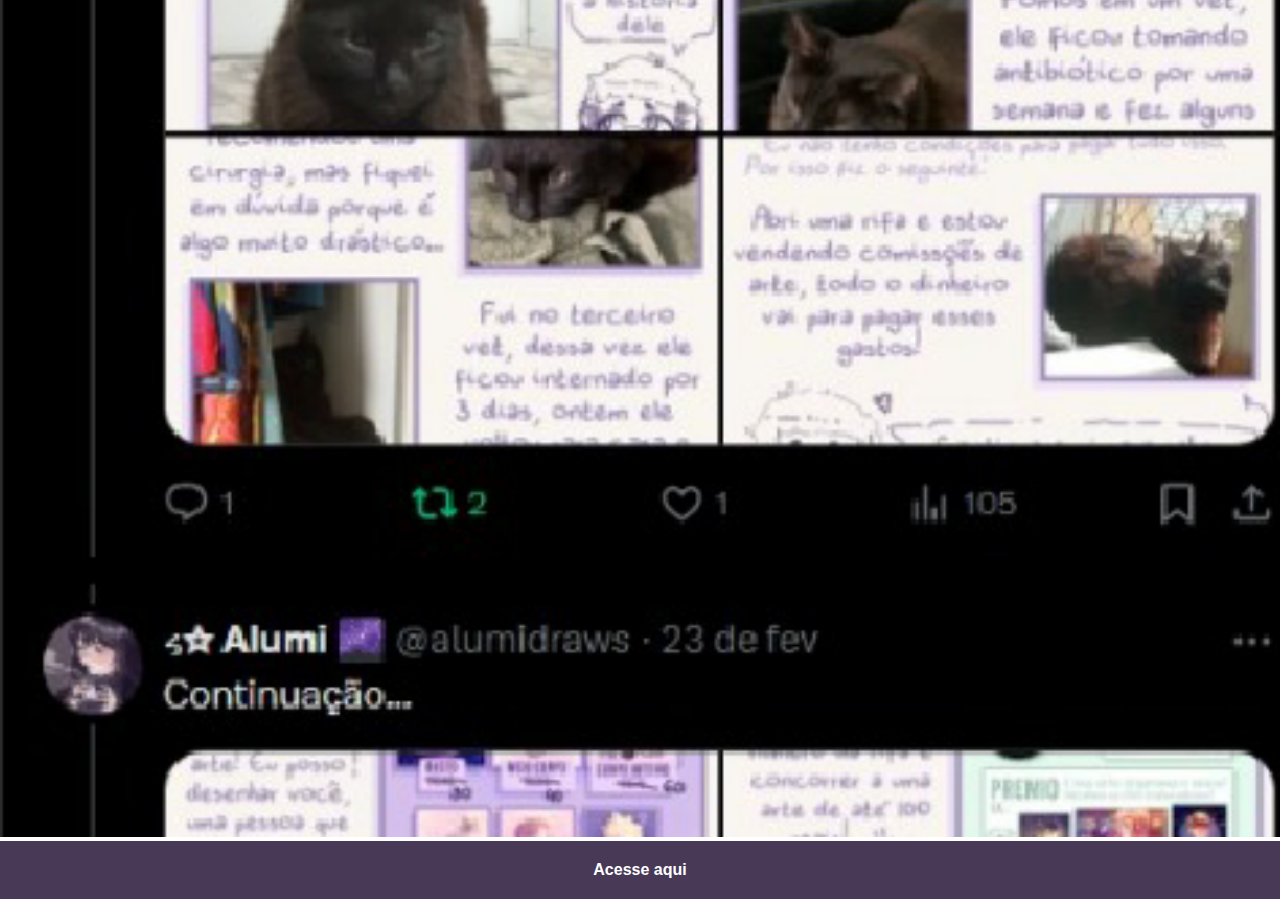
<file: telas/twitter.html>
<!DOCTYPE html>
<html lang="pt-br">
<head>
    <meta charset="UTF-8">
    <meta name="viewport" content="width=device-width, initial-scale=1.0">
    <title>Twitter</title>
    <link rel="stylesheet" href="../styles/socials.css">
</head>
<body>
    <img src="../imgs/tela-twitter.png" alt="Twitter">
    <a href="https://twitter.com/alumidraws" target="_blank">Acesse aqui</a>
</body>
</html>
</file>
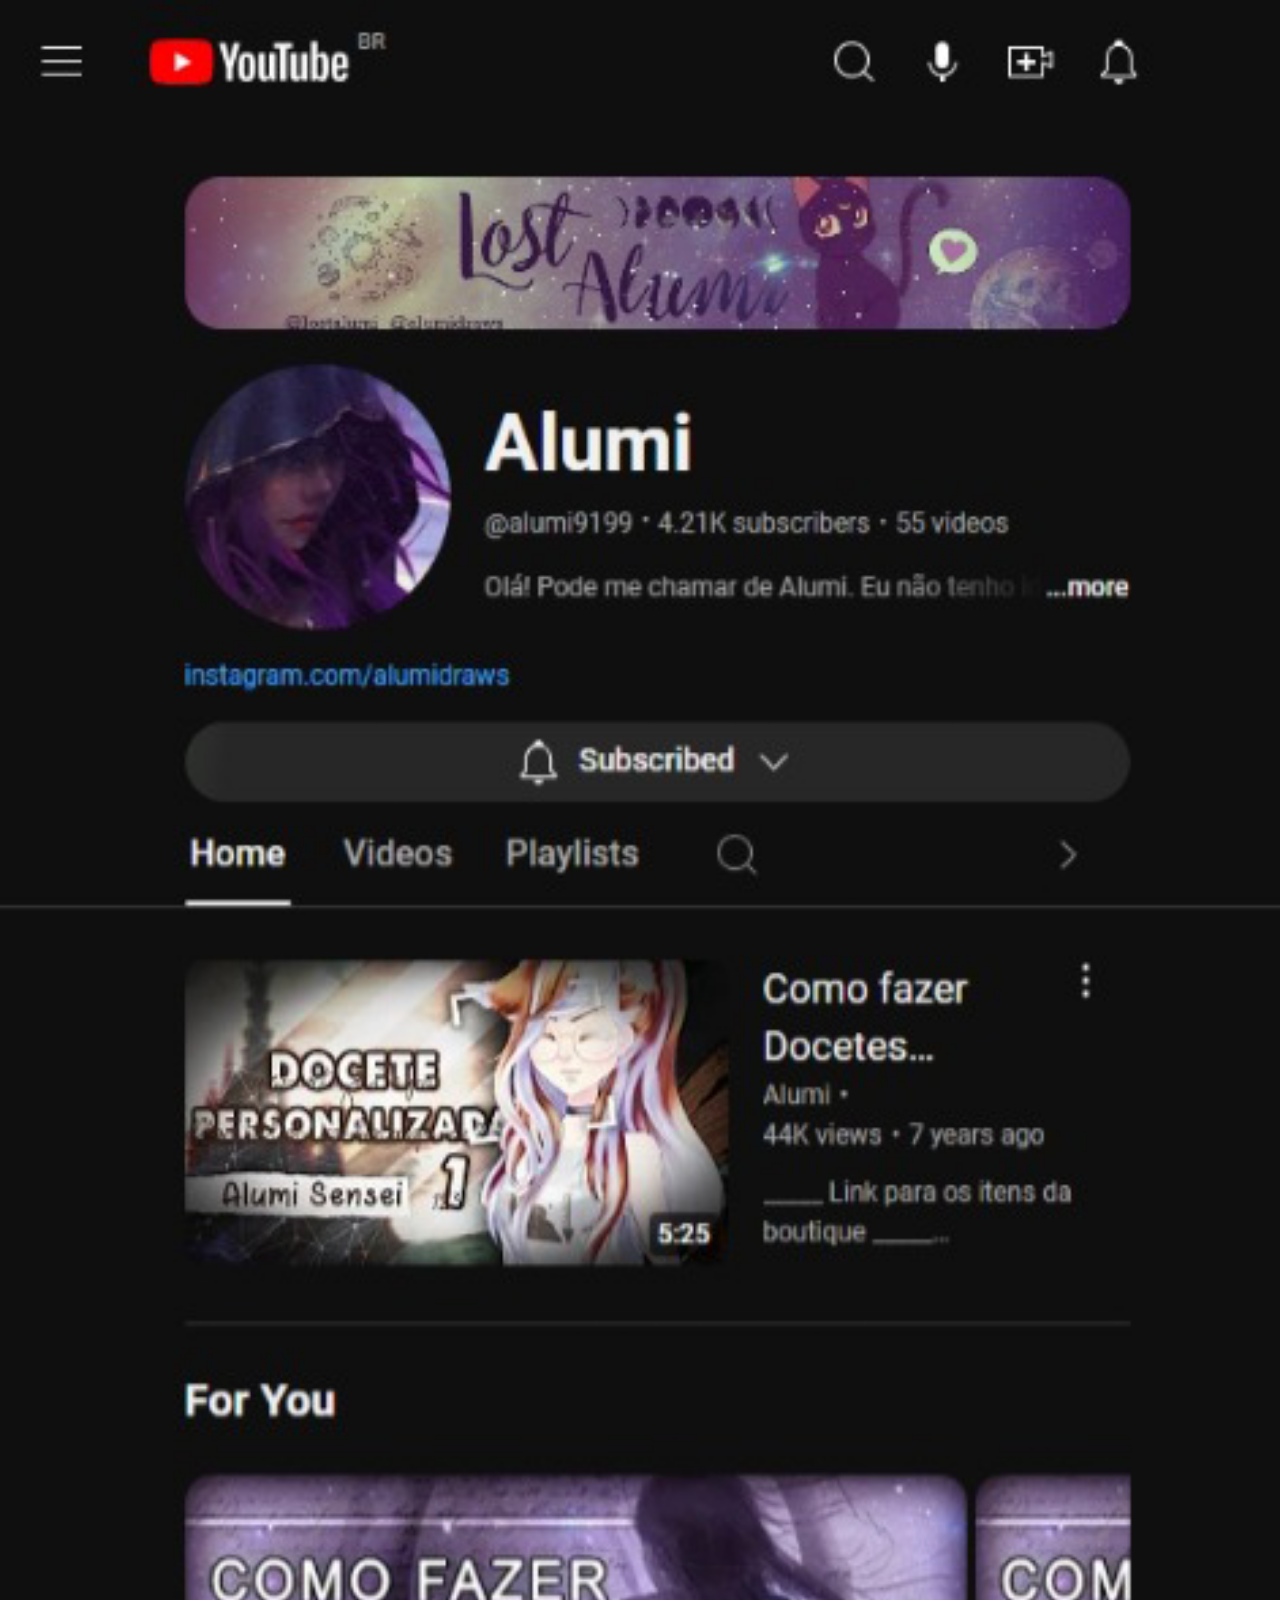
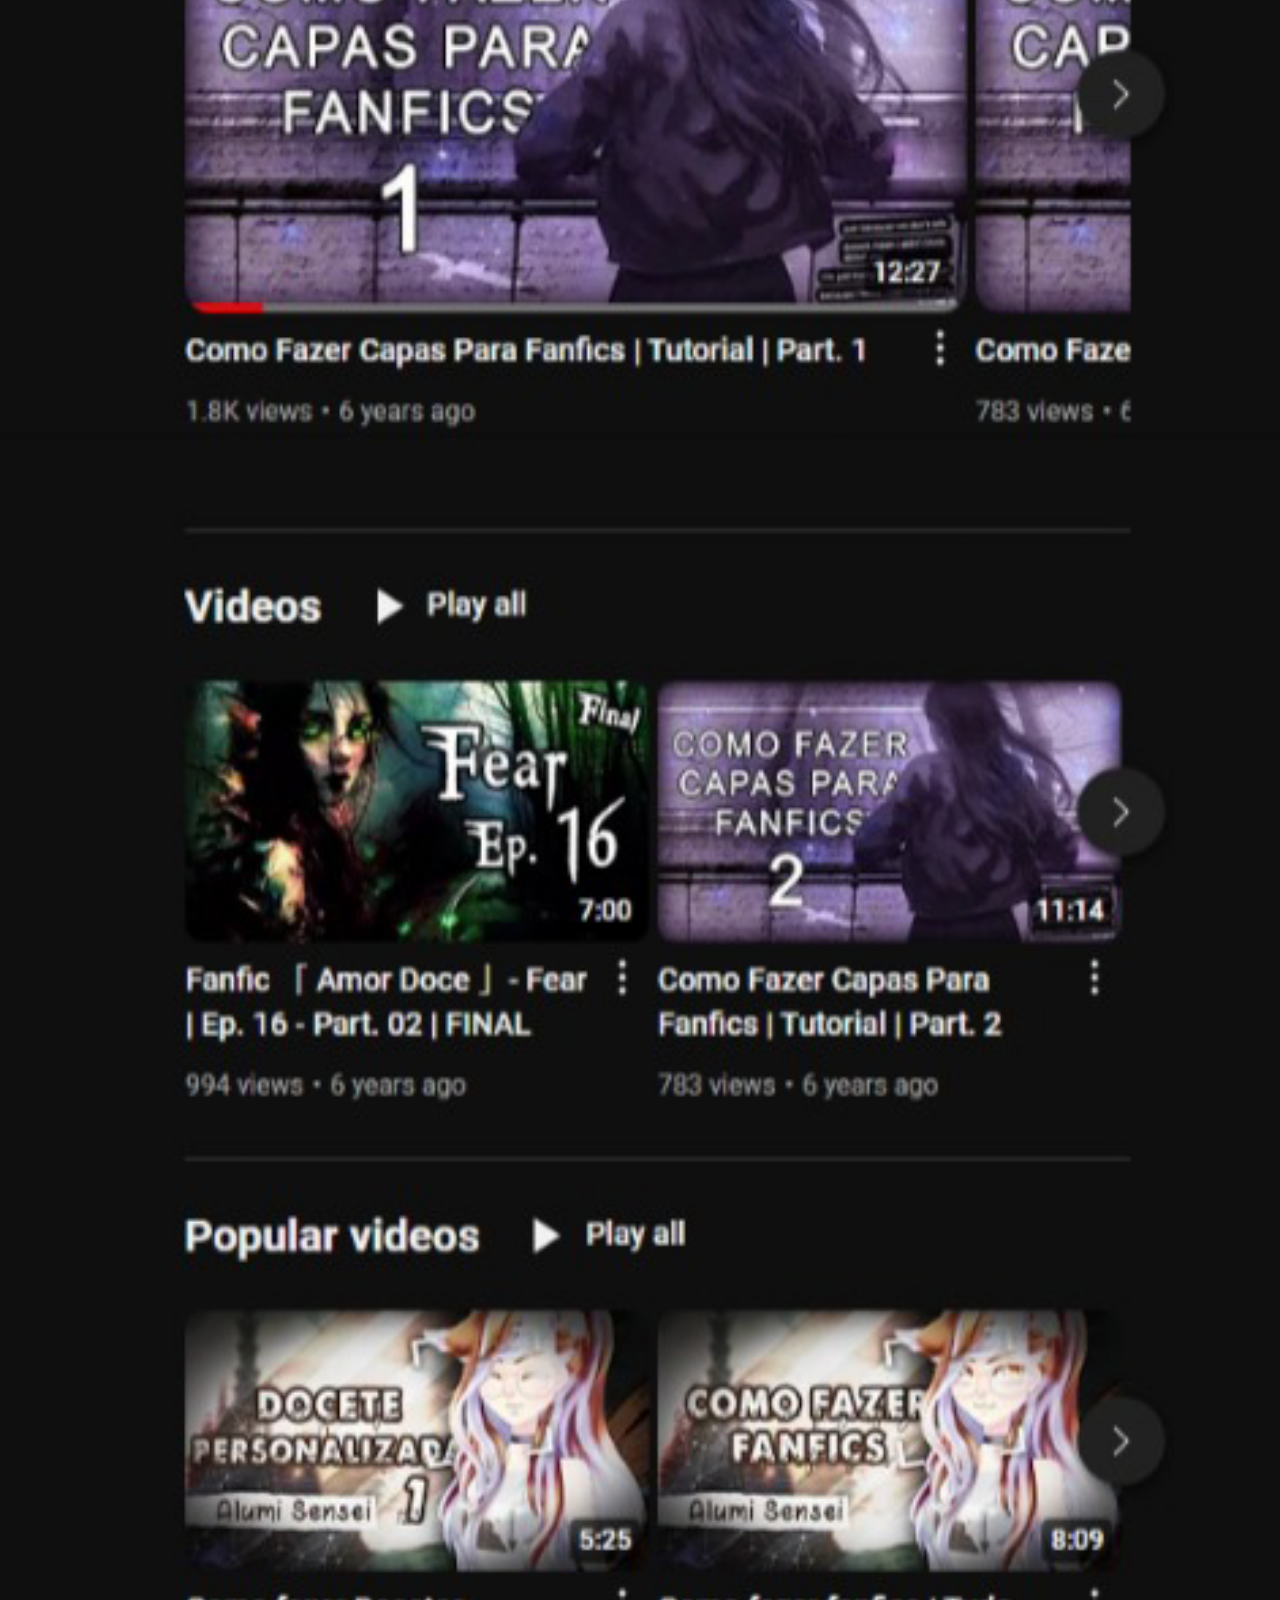
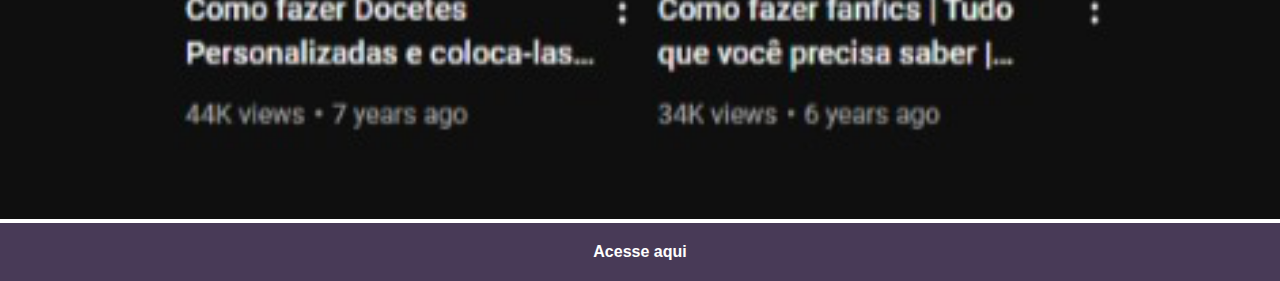
<file: telas/youtube.html>
<!DOCTYPE html>
<html lang="pt-br">
<head>
    <meta charset="UTF-8">
    <meta name="viewport" content="width=device-width, initial-scale=1.0">
    <title>Youtube</title>
    <link rel="stylesheet" href="../styles/socials.css">
</head>
<body>
    <img src="../imgs/tela-youtube.png" alt="Youtube">
    <a href="https://www.youtube.com/@alumi9199" target="_blank">Acesse aqui</a>
</body>
</html>
</file>
<file: styles/style.css>
@charset "UTF-8";

* {
    margin: 0px;
    padding: 0px;
    font-family: Arial, Helvetica, sans-serif;
}

html, body {
    height: 100vh;
    width: 100vw;
    background-color: #cec8d4;
}

body {
    background: url('../imgs/fundo.jpg') no-repeat right center fixed;
    background-size: cover;
}

main {
    position: relative;

    height: 100vh;
}

section#phone {
    position: absolute;
    top: 50%;
    left: 50%;
    transform: translate(-50%, -50%);

    height: 700px;
    width: 352px;

    background: url('../imgs/phone.png') no-repeat;
}

iframe#tela {
    position: relative;
    top: 46px;
    left: 25px;
    height: 625px;
    width: 301px;
    border-radius: 0px 0px 30px 30px;
}

section#botoes {
    position: relative;
    height: 95.5vh;
    width: 100px;
    background-image: linear-gradient(to bottom, #1b1422, #1b1422f3, #5a466b00);
    text-align: left;
    padding-top: 40px;
    padding-left: 20px;
}

section#botoes img {
    width: 60px;
    margin: 10px;
    border-radius: 50%;
    box-shadow: 3px 3px 1px #0f0318ce;
    box-sizing: border-box;
}

section#botoes img:hover {
    border: 2px solid #ffffff;
    transform: scale(0.9);
    transition: transform .2s, border .1s;
}
</file>
<file: styles/socials.css>
* {
    margin: 0px;
    padding: 0px;
    font-family: Arial, Helvetica, sans-serif;
}

::-webkit-scrollbar {
    width: 0px;
    height: 0px;
}

img {
    width: 100vw;
}

a {
    display: block;
    background-color: #483a57;
    color: white;
    padding: 20px;
    text-align: center;
    font-weight: bolder;
    text-decoration: none;
}

a:hover {
    background-color: #896da7;
}
</file>
